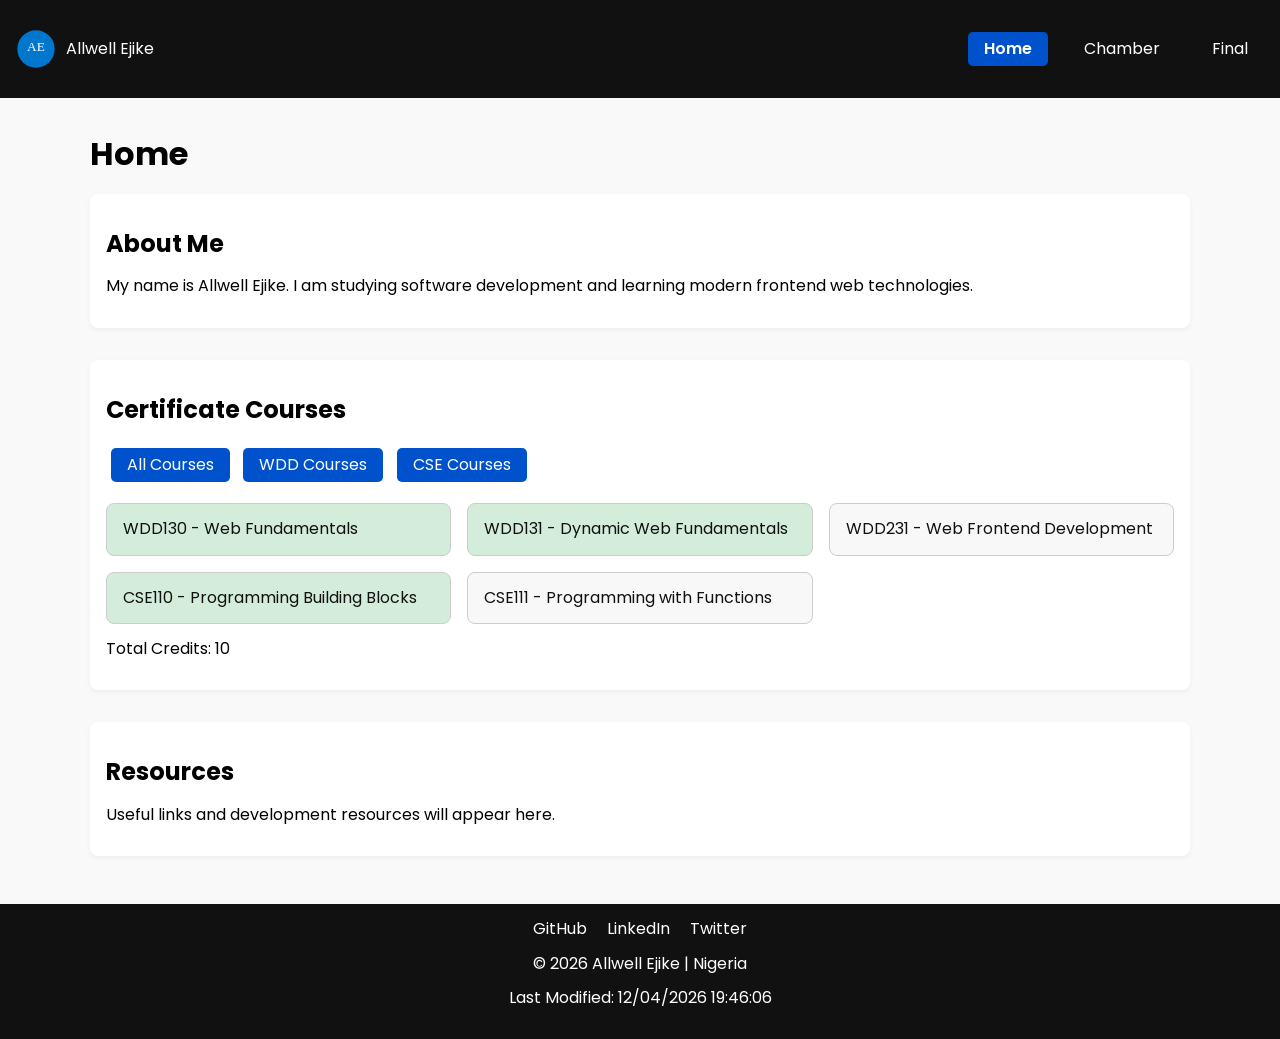
<file: index.html>
<!DOCTYPE html>
<html lang="en">
<head>
<meta charset="UTF-8">
<meta name="author" content="Allwell Ejike">
<meta name="description" content="WDD 231 course home page by Allwell Ejike featuring web development coursework and projects.">
<meta name="viewport" content="width=device-width, initial-scale=1.0">

<title>WDD 231 | Allwell Ejike</title>

<link rel="preconnect" href="https://fonts.googleapis.com">
<link rel="preconnect" href="https://fonts.gstatic.com" crossorigin>
<link href="https://fonts.googleapis.com/css2?family=Poppins:wght@300;500;700&display=swap" rel="stylesheet">

<link rel="stylesheet" href="styles/normalize.css">
<link rel="stylesheet" href="styles/small.css">
<link rel="stylesheet" href="styles/larger.css">

<script src="scripts/navigation.js" defer></script>
<script src="scripts/date.js" defer></script>
<script src="scripts/courses.js" defer></script>

</head>

<body>

<header>
    <div class="logo">
        <img src="images/logo.svg" alt="Allwell Ejike logo">
        <span>Allwell Ejike</span>
    </div>
    <button id="menu">☰</button>
    <nav>
        <ul>
            <li><a href="#" class="active">Home</a></li>
            <li><a href="../chamber/index.html">Chamber</a></li>
            <li><a href="../final/index.html">Final</a></li>
        </ul>
    </nav>
</header>

<main>
    <h1>Home</h1>

    <section>
        <h2>About Me</h2>
        <p>My name is Allwell Ejike. I am studying software development and learning modern frontend web technologies.</p>
    </section>

    <section>
        <h2>Certificate Courses</h2>

        <div class="buttons">
            <button id="all">All Courses</button>
            <button id="wdd">WDD Courses</button>
            <button id="cse">CSE Courses</button>
        </div>

        <div id="courses"></div>
        <p>Total Credits: <span id="credits"></span></p>
    </section>

    <section>
        <h2>Resources</h2>
        <p>Useful links and development resources will appear here.</p>
    </section>
</main>

<footer>
    <div class="social">
        <a href="https://github.com/allwellejike">GitHub</a>
        <a href="https://linkedin.com/in/allwellejike">LinkedIn</a>
        <a href="https://twitter.com/allwell_lfc">Twitter</a>
    </div>

    <p>© <span id="currentyear"></span> Allwell Ejike | Nigeria</p>
    <p id="lastModified"></p>
</footer>

</body>
</html>
</file>
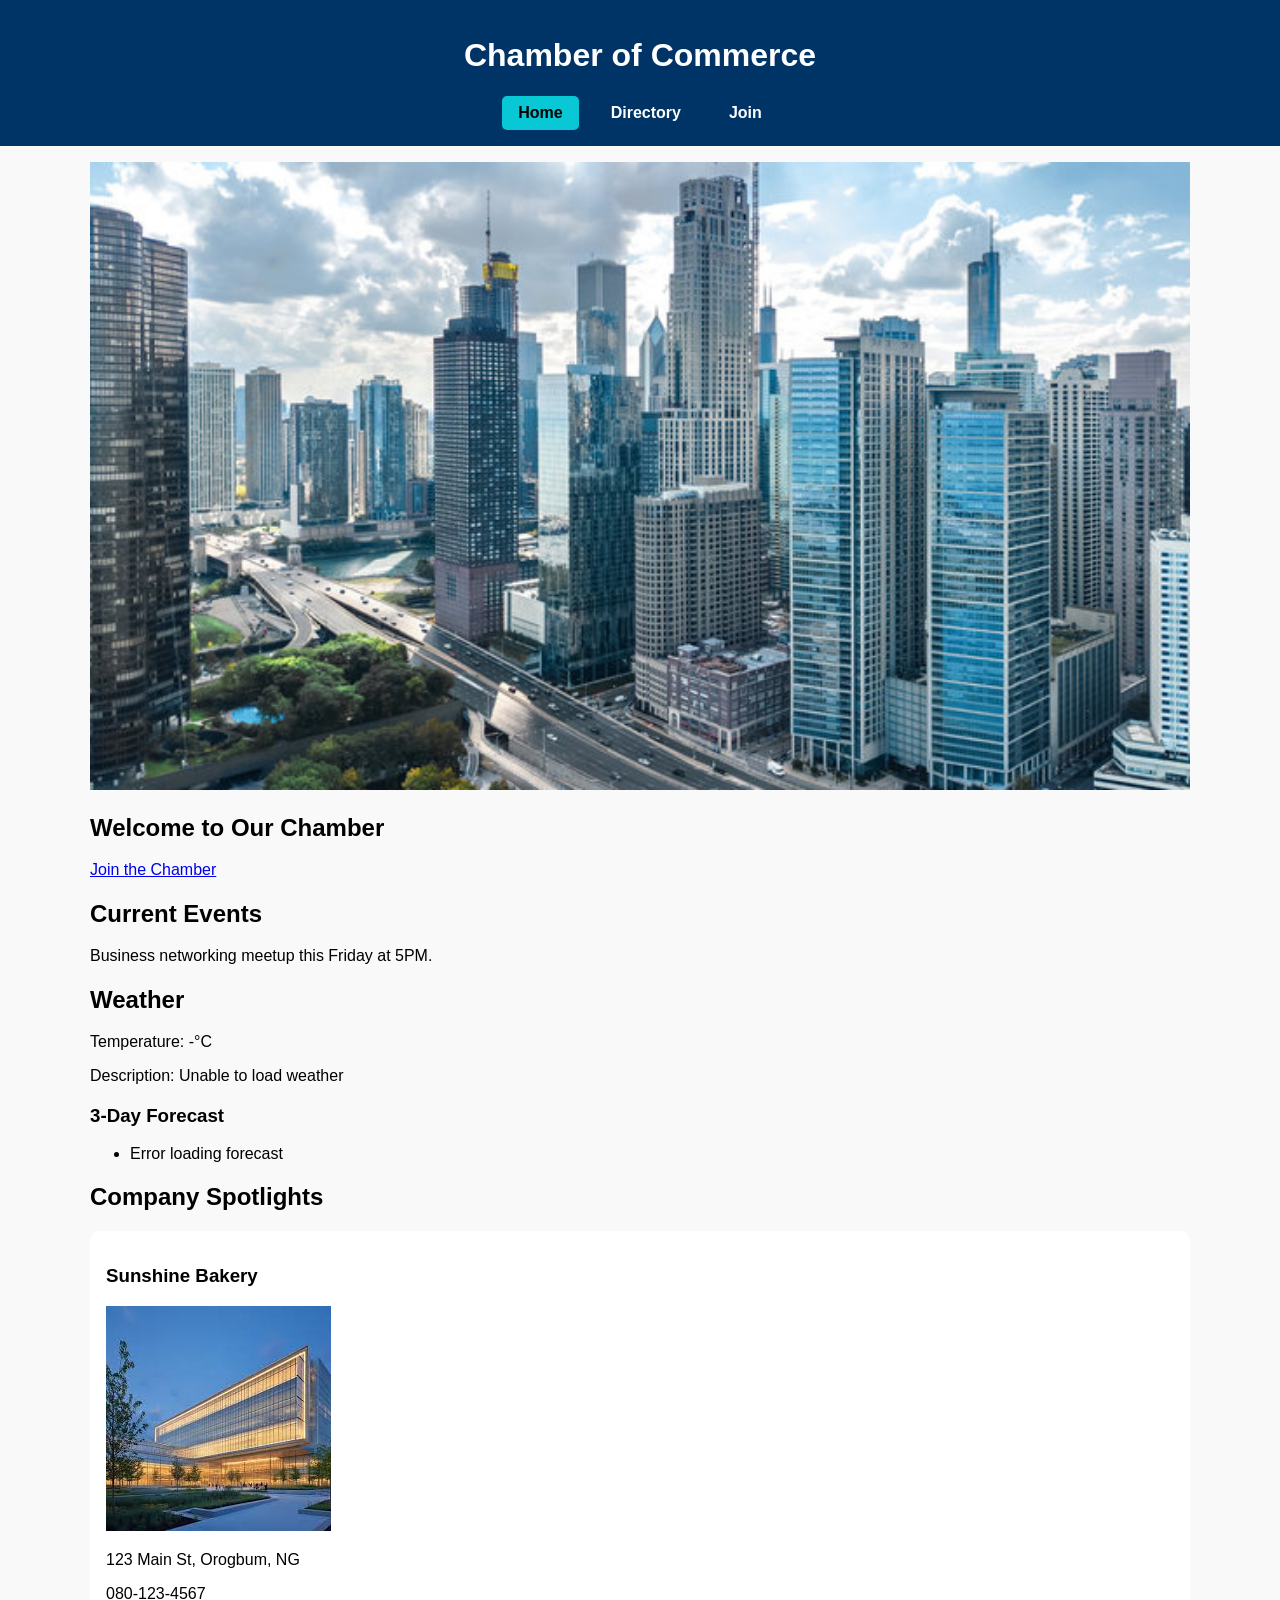
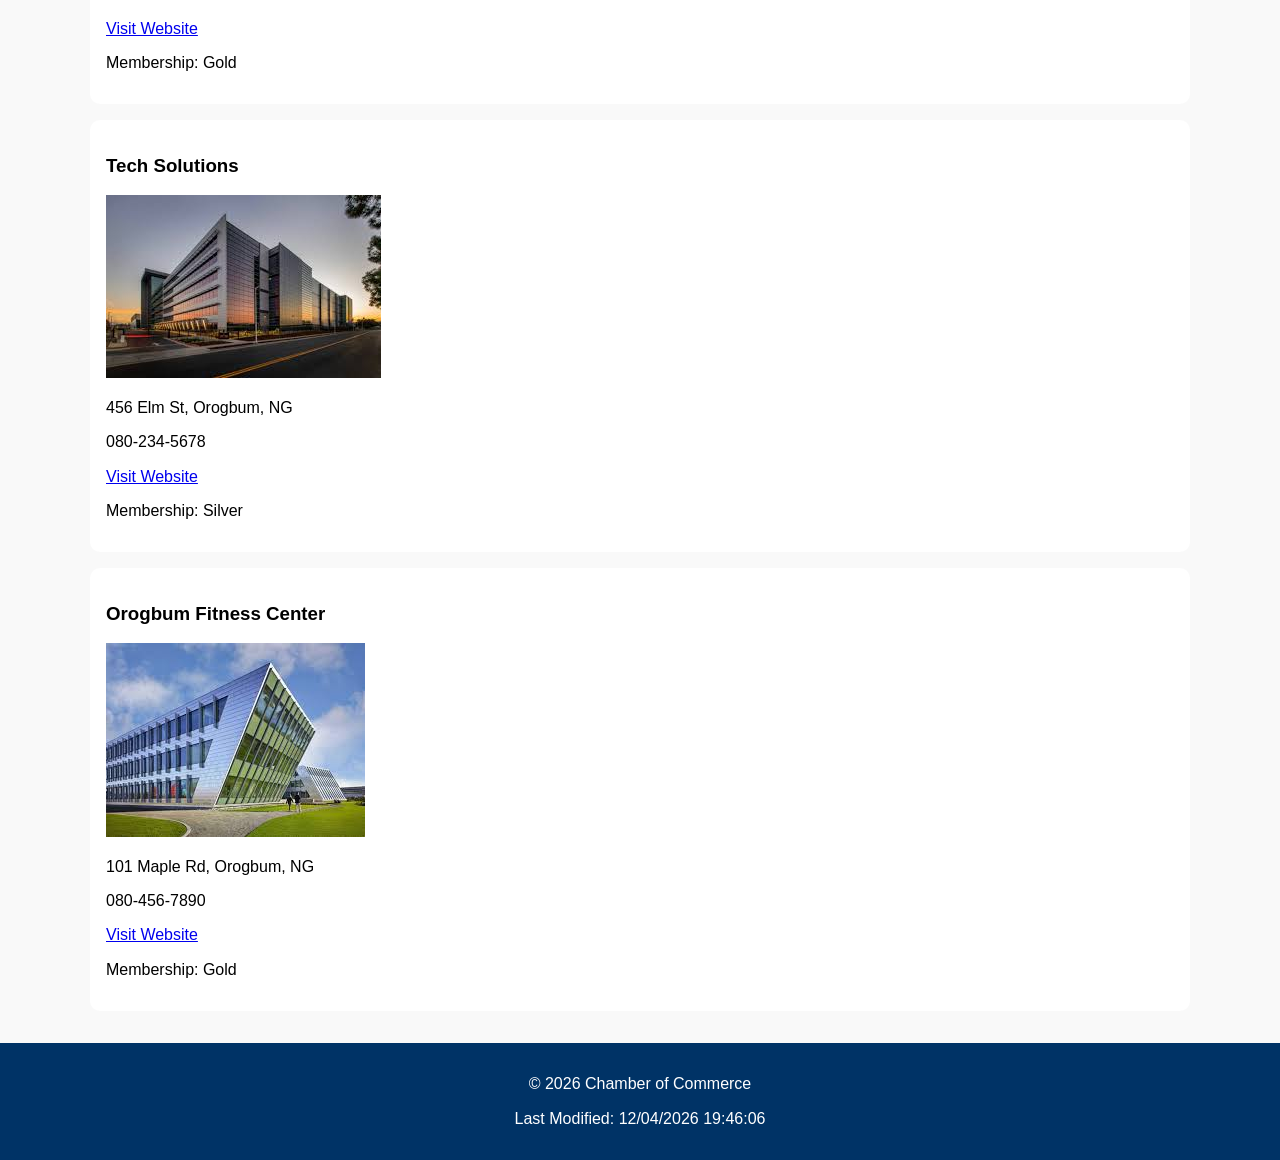
<file: chamber/index.html>
<!DOCTYPE html>
<html lang="en">
<head>
  <meta charset="UTF-8">
  <meta name="viewport" content="width=device-width, initial-scale=1.0">
  
  <!-- SEO Meta Description -->
  <meta name="description" content="Welcome to the Chamber of Commerce website. Connect, grow, and discover local businesses in Orogbum.">
  <meta name="author" content="Allwell Ejike">
  
  <!-- Page Title -->
  <title>Chamber of Commerce | Home</title>

  <!-- Google Fonts (Proper Preconnect) -->
  <link rel="preconnect" href="https://fonts.googleapis.com">
  <link rel="preconnect" href="https://fonts.gstatic.com" crossorigin>
  <link href="https://fonts.googleapis.com/css2?family=Poppins:wght@400;600&display=swap" rel="stylesheet">

  <!-- Stylesheets -->
  <link rel="stylesheet" href="styles/normalize.css">
  <link rel="stylesheet" href="styles/small.css">
  <link rel="stylesheet" href="styles/larger.css">
  <link rel="icon" href="images/favicon.ico">

  <!-- Open Graph Meta Tags -->
  <meta property="og:title" content="Chamber of Commerce | Home">
  <meta property="og:description" content="Discover local businesses, events, and opportunities with the Chamber of Commerce in Orogbum.">
  <meta property="og:url" content="https://allwellejike.github.io/wdd231/chamber/index.html">
  <meta property="og:image" content="https://allwellejike.github.io/wdd231/chamber/images/hero.jpg">
  <meta property="og:type" content="website">

  <script src="scripts/home.js" defer></script>
  <script src="scripts/directory.js" defer></script>
</head>

<body>

    <header>
        <h1>Chamber of Commerce</h1>

        <button id="menuBtn">☰</button>

        <nav id="navMenu">
            <ul>
                <li><a href="index.html" class="active">Home</a></li>
                <li><a href="directory.html">Directory</a></li>
                <li><a href="join.html">Join</a></li>
            </ul>
        </nav>
    </header>

    <main>
    <!-- HERO -->
        <section class="hero">
            <img src="images/hero.jpg" alt="City view">
            <div class="hero-text">
                <h2>Welcome to Our Chamber</h2>
                <a href="join.html" class="cta">Join the Chamber</a>
            </div>
        </section>

  <!-- EVENTS -->
        <section class="events">
            <h2>Current Events</h2>
            <p>Business networking meetup this Friday at 5PM.</p>
        </section>

  <!-- WEATHER -->
        <section class="weather">
            <h2>Weather</h2>
            <p>Temperature: <span id="temp"></span>°C</p>
            <p>Description: <span id="desc"></span></p>
            <h3>3-Day Forecast</h3>
            <ul id="forecast"></ul>
        </section>

  <!-- SPOTLIGHT -->
        <section class="spotlight">
            <h2>Company Spotlights</h2>
            <div id="spotlight-container"></div>
        </section>
    </main>

    <footer>
        <p>&copy; <span id="year"></span> Chamber of Commerce</p>
        <p>Last Modified: <span id="lastModified"></span></p>
    </footer>


</body>
</html>
</file>
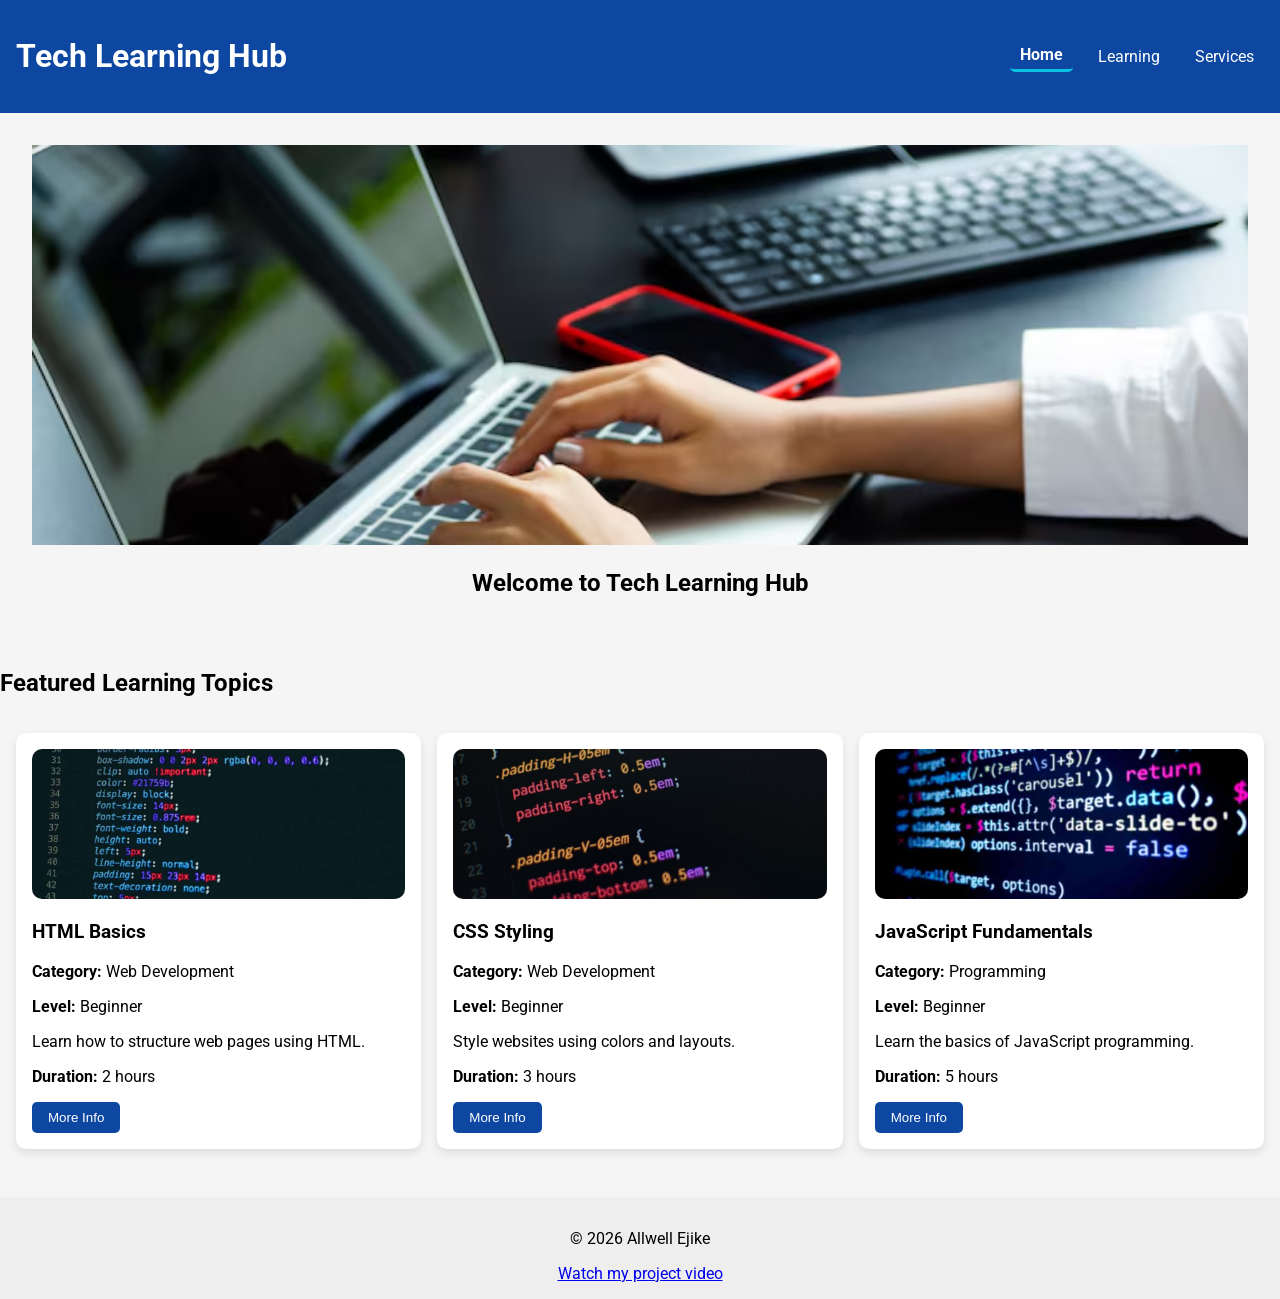
<file: finalproject/index.html>
<!DOCTYPE html>
<html lang="en">

<head>
  <meta charset="UTF-8">

  <meta name="description" content="Tech Learning Hub site plan for tutorials, tech trends, and device repair support.">
  <meta name="author" content="Allwell Ejike">
  <meta name="viewport" content="width=device-width, initial-scale=1.0">

  <title>Tech Learning Hub</title>

 
  <!-- Open Graph for Home -->
  <meta property="og:title" content="Tech Learning Hub - Home">
  <meta property="og:description" content="Learn web development, explore services, and grow your tech skills with Tech Learning Hub.">
  <meta property="og:type" content="website">
  <meta property="og:url" content="https://allwellejike.github.io/wdd231/finalproject/index.html">
  <meta property="og:image" content="https://allwellejike.github.io/wdd231/finalproject/images/og-tech1.jpg">

  <!-- FAVICON (CORRECT PATH) -->
  <link rel="icon" href="images/favicon.ico">

  <!-- FONT -->
  <link rel="preconnect" href="https://fonts.googleapis.com">
  <link rel="preconnect" href="https://fonts.gstatic.com" crossorigin>
  <link href="https://fonts.googleapis.com/css2?family=Roboto:wght@400;700&display=swap" rel="stylesheet">

  <link rel="stylesheet" href="styles/main.css">
  <link rel="stylesheet" href="styles/responsive.css">

  <script type="module" src="scripts/main.js"></script>
  
</head>

<body>

<header>
  <h1>Tech Learning Hub</h1>

  <button id="menu">☰</button>

  <nav id="nav">
    <a href="index.html">Home</a>
    <a href="learning.html">Learning</a>
    <a href="services.html">Services</a>
  </nav>
</header>

<main>

  <section class="hero">
    <img src="images/tech11.jpg" alt="Web development workspace with laptop and code editor">
    <h2>Welcome to Tech Learning Hub</h2>
  </section>

  <section>
    <h2>Featured Learning Topics</h2>
    <div id="tech-container"></div>
  </section>

</main>

<footer>
  <p>© 2026 Allwell Ejike</p>

    <a href="https://www.loom.com/share/6c0c37f2e41d43638f4e0b1a5f8bef81" target="_blank">
    Watch my project video
</footer>

<dialog id="modal">
  <p id="modal-text"></p>
  <button id="closeModal">Close</button>
</dialog>

</body>
</html>
</file>
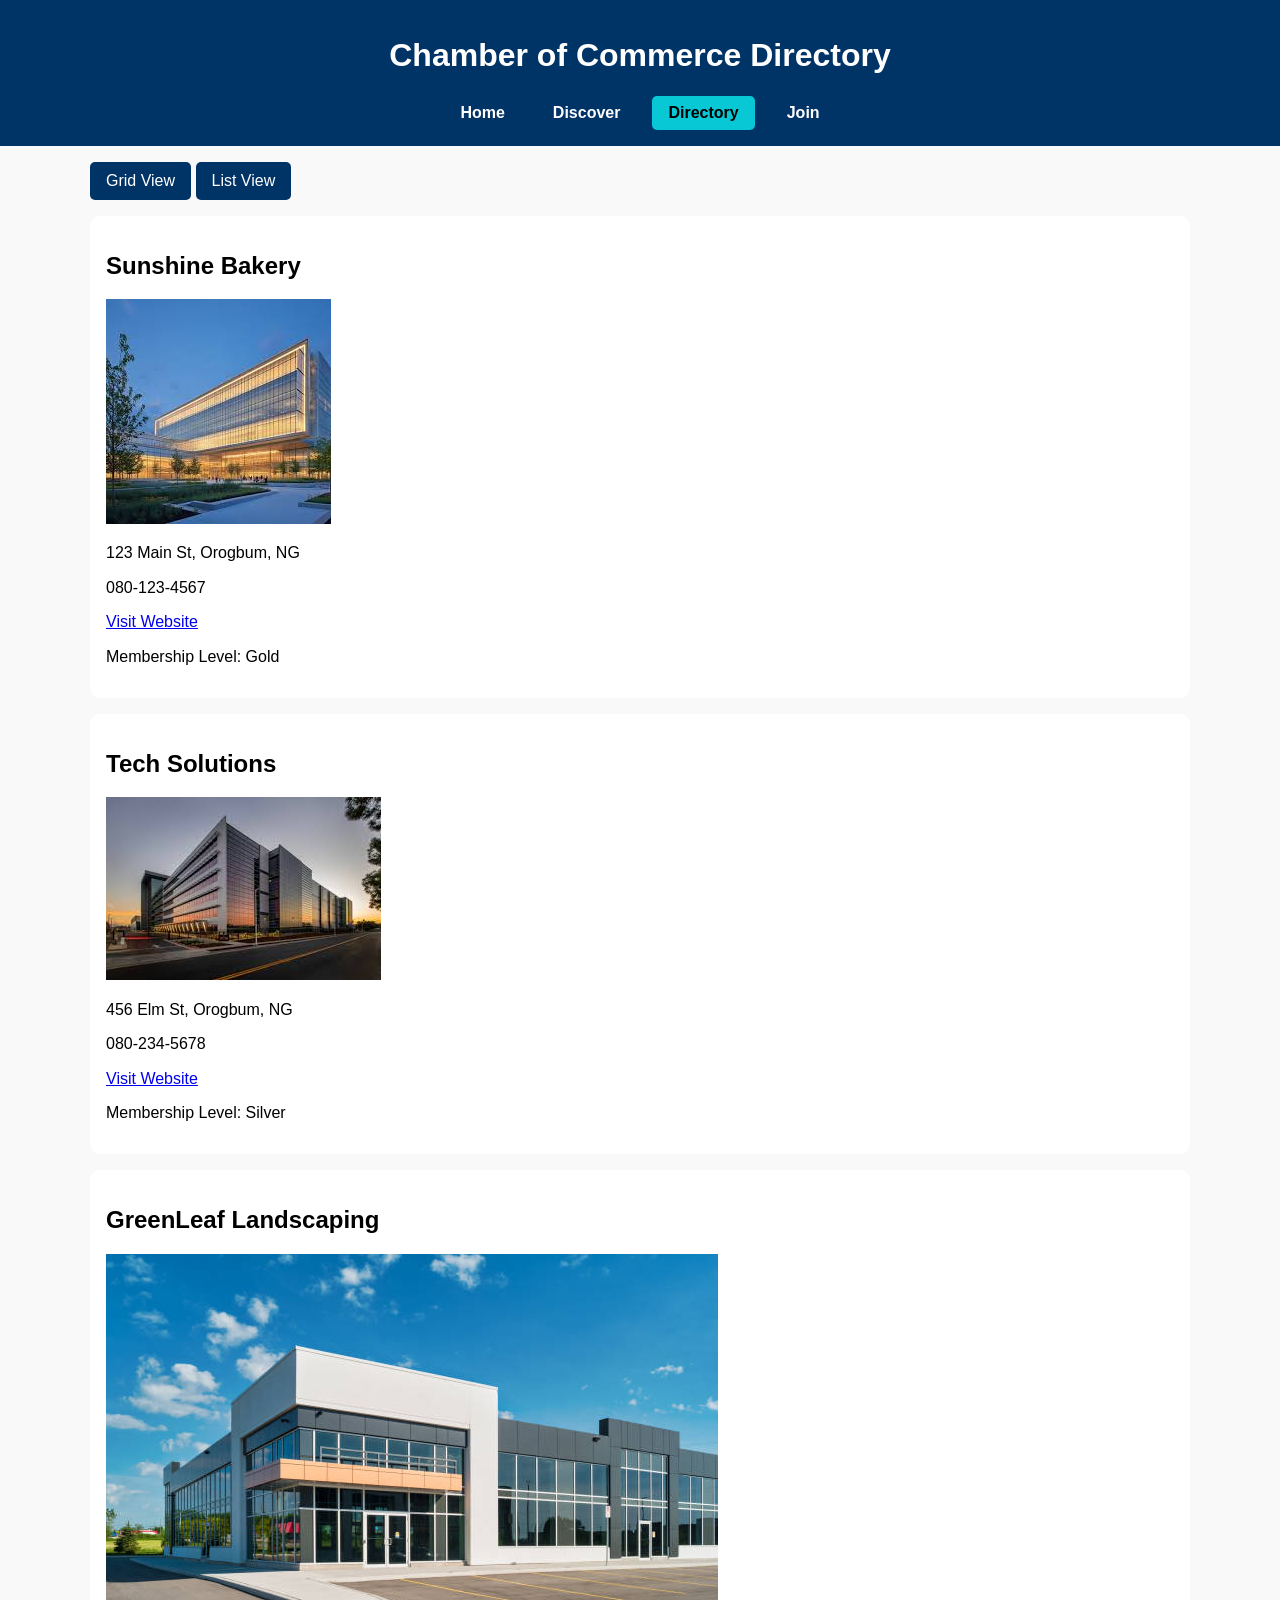
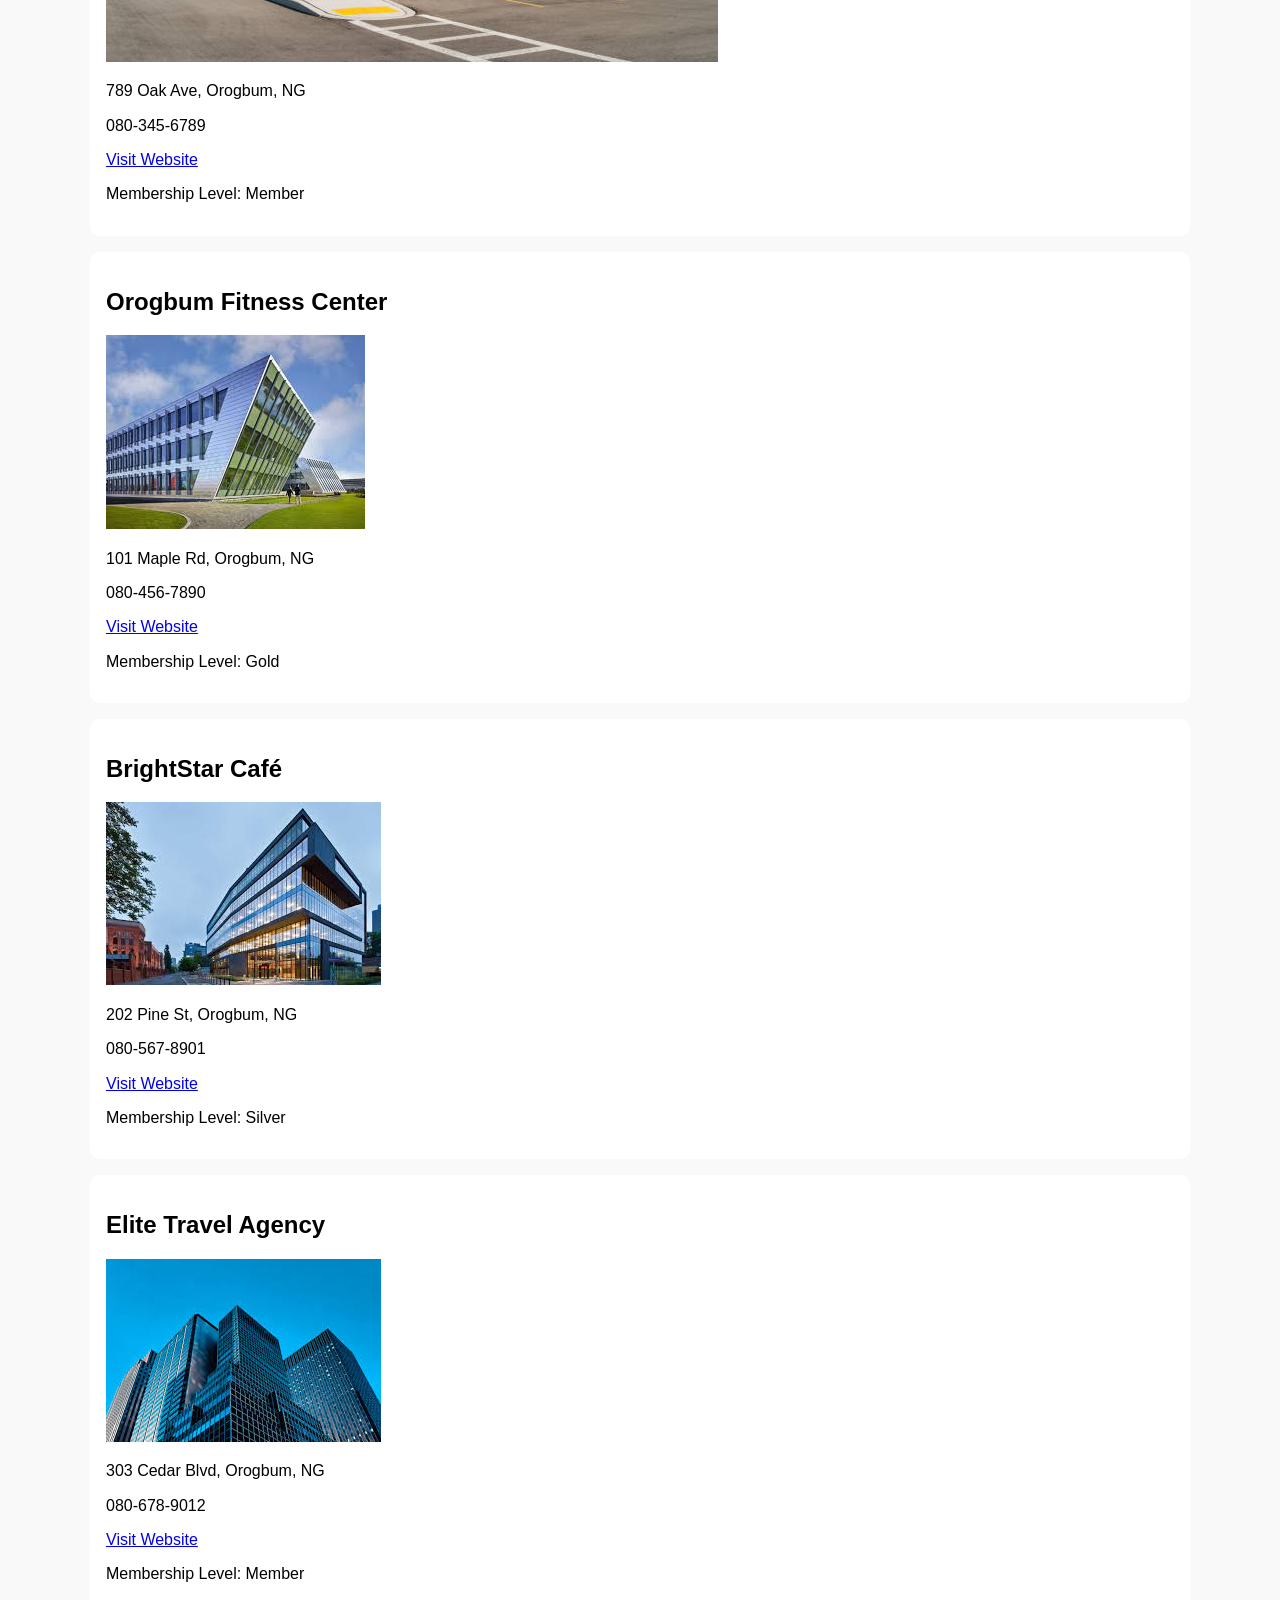
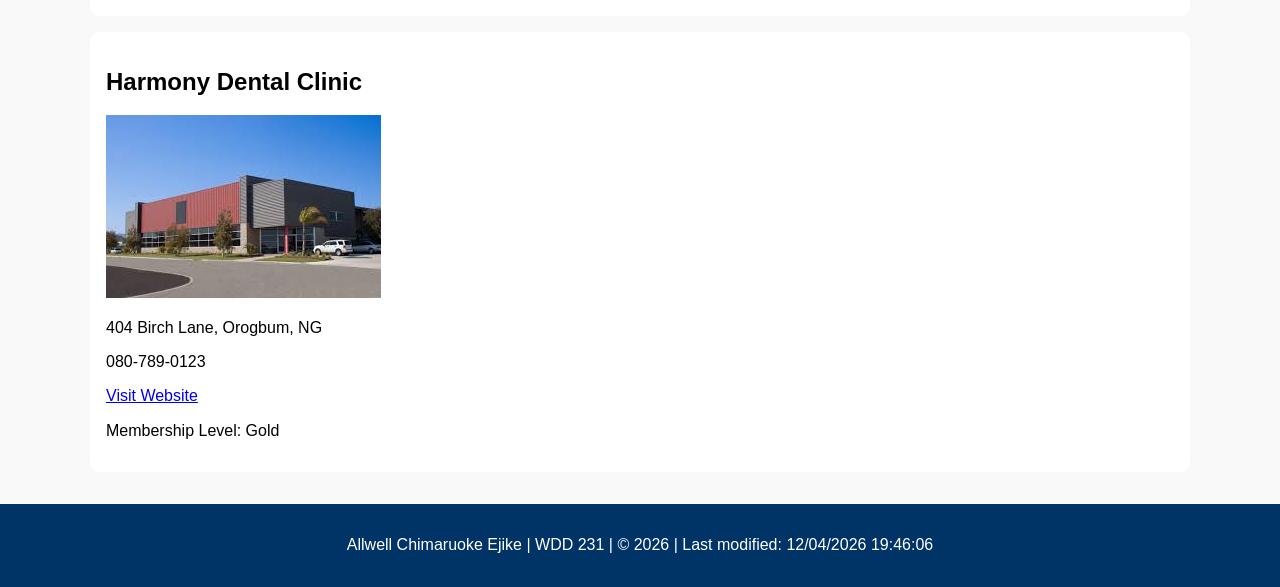
<file: chamber/directory.html>
<!DOCTYPE html>
<html lang="en">
<head>
    <meta charset="UTF-8">
    <meta name="viewport" content="width=device-width, initial-scale=1.0">
    <title>Chamber Directory | Orogbum</title>
    <meta name="description" content="Directory of chamber of commerce members in Orogbum. Find local businesses and organizations.">
    <meta name="author" content="Allwell Chimaruoke Ejike">

    <!-- Favicon -->
    <link rel="icon" href="images/favicon.ico">

    <!-- Social Media Meta -->
    <meta property="og:title" content="Chamber Directory | Orogbum">
    <meta property="og:description" content="Directory of chamber of commerce members in Orogbum. Find local businesses and organizations.">
    <meta property="og:image" content="https://allwellejike.github.io/wdd231/chamber/images/logo.svg">
    <meta property="og:url" content="https://allwellejike.github.io/wdd231/chamber/directory.html">

    <!-- Google Fonts -->
    <link rel="preconnect" href="https://fonts.googleapis.com">
    <link rel="preconnect" href="https://fonts.gstatic.com" crossorigin>
    <link href="https://fonts.googleapis.com/css2?family=Roboto:wght@400;700&display=swap" rel="stylesheet">

    <!-- CSS -->
    <link rel="stylesheet" href="styles/normalize.css">
    <link rel="stylesheet" href="styles/small.css">
    <link rel="stylesheet" href="styles/larger.css">

    <!-- JS -->
    <script src="scripts/directory.js" defer></script>
</head>
<body>
    <header>
        <h1>Chamber of Commerce Directory</h1>
        <button id="menuBtn">☰</button>
        <nav id="navMenu">
            <ul>
                <li><a href="index.html">Home</a></li>
                <li><a href="discover.html">Discover</a></li>
                <li><a href="directory.html" class="active">Directory</a></li>
                <li><a href="join.html">Join</a></li>
            </ul>
        </nav>
    </header>

    <main>
        <section>
            <button id="gridBtn">Grid View</button>
            <button id="listBtn">List View</button>
        </section>
        <div id="members" class="grid"></div>
    </main>

    <footer>
        <p>
            Allwell Chimaruoke Ejike | WDD 231 | &copy; <span id="year"></span> | Last modified: <span id="lastModified"></span>
        </p>
    </footer>
</body>
</html>
</file>
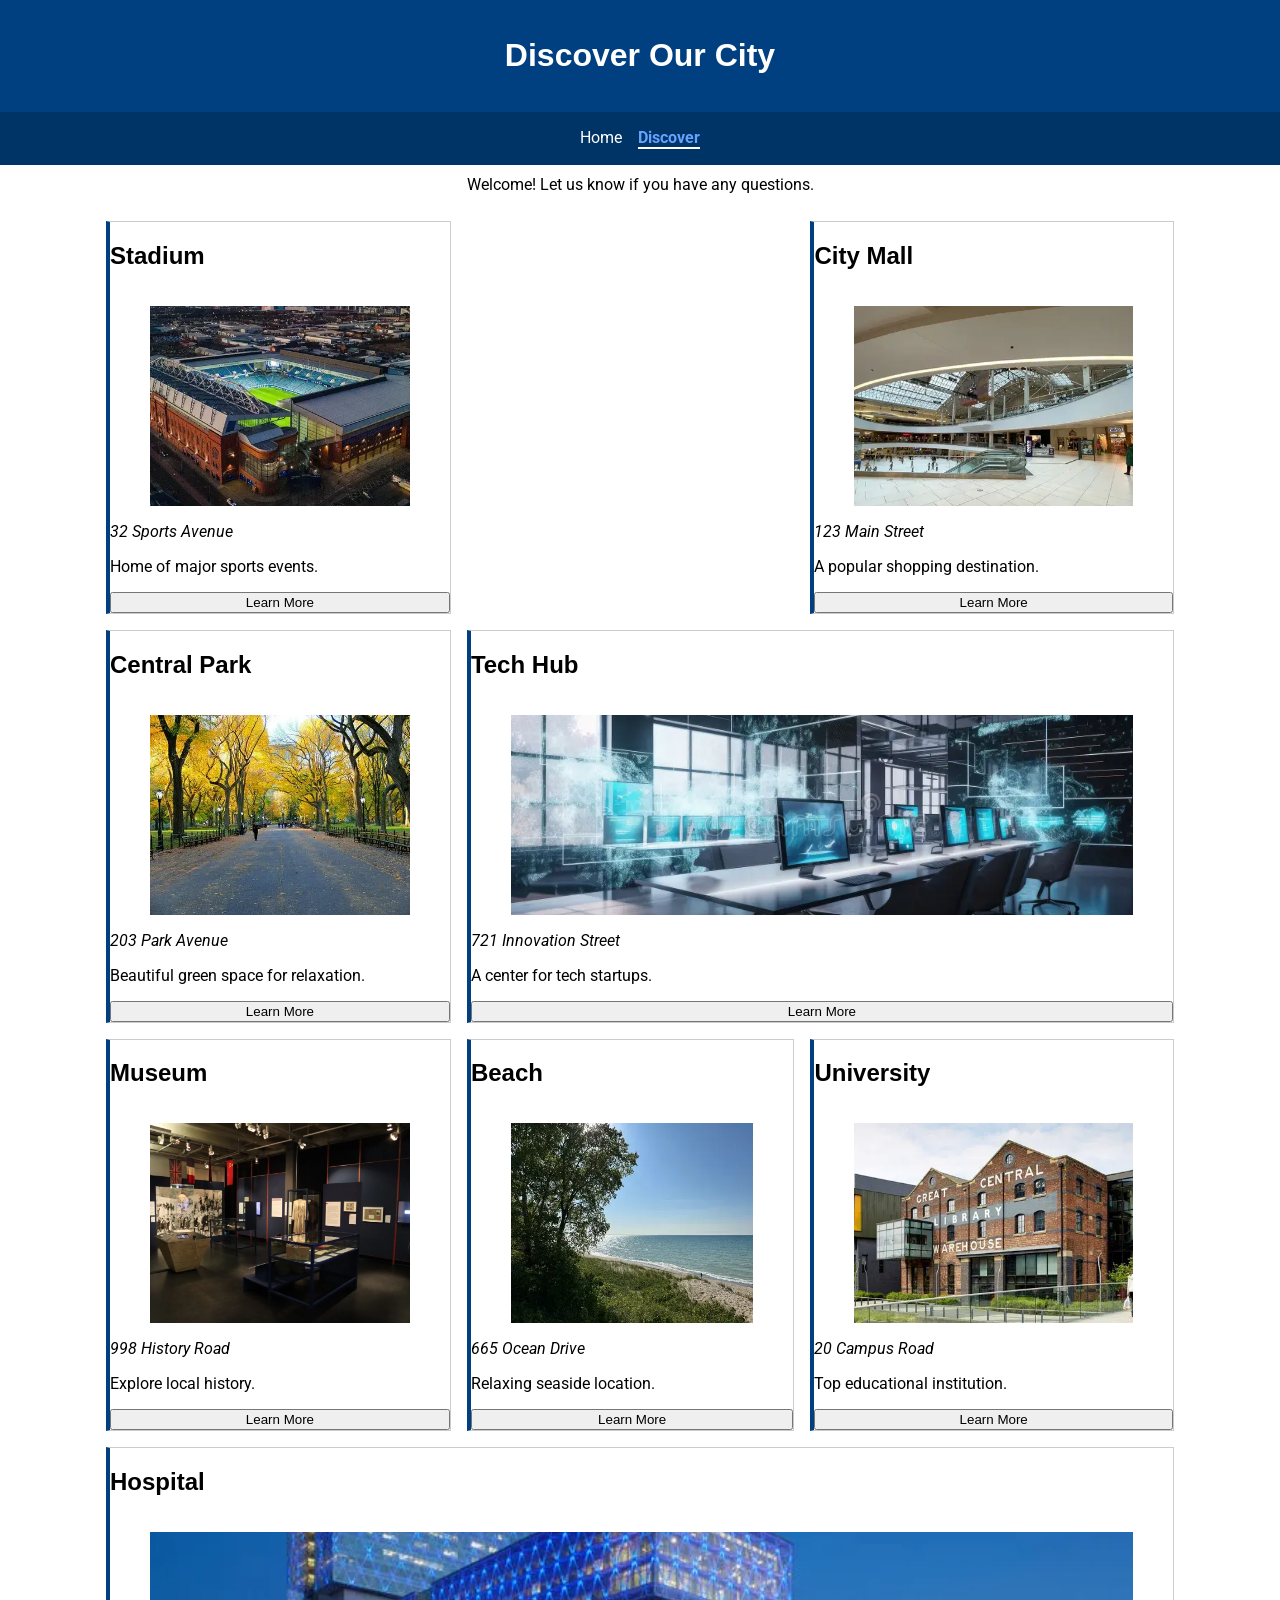
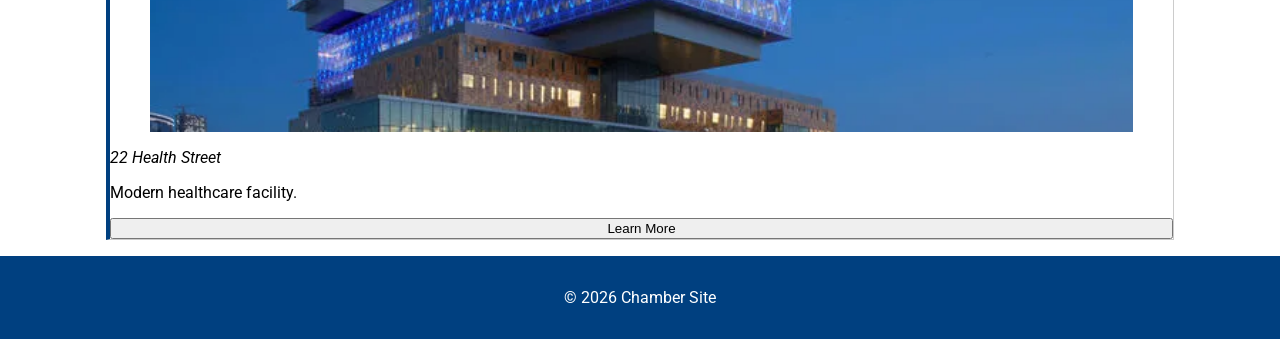
<file: chamber/discover.html>
<!DOCTYPE html>
<html lang="en">
<head>
  <meta charset="UTF-8">
  <meta name="viewport" content="width=device-width, initial-scale=1.0">

  <!-- SEO META -->
  <meta name="author" content="Allwell Ejike">
  <meta name="description" content="Discover key locations, attractions, and opportunities in our chamber community, including parks, businesses, and cultural landmarks.">

  <title>Discover - Chamber</title>

  <!-- GOOGLE FONTS -->
  <!-- GOOGLE FONTS -->
  <link rel="preconnect" href="https://fonts.googleapis.com">
  <link rel="preconnect" href="https://fonts.gstatic.com" crossorigin>
  <link href="https://fonts.googleapis.com/css2?family=Roboto:wght@400;700&display=swap" rel="stylesheet">

  <!-- FAVICON -->
  <link rel="icon" href="images/favicon.ico">

  <!-- OPEN GRAPH META -->
  <meta property="og:title" content="Discover - Chamber of Commerce">
  <meta property="og:description" content="Explore key locations, attractions, and opportunities in our chamber community including parks, businesses, and cultural landmarks.">
  <meta property="og:type" content="website">
  <meta property="og:url" content="https://allwellejike.github.io/wdd231/chamber/discover.html">
  <meta property="og:image" content="https://allwellejike.github.io/wdd231/images/chamber.jpg">

  <!-- STYLES -->
  <link rel="stylesheet" href="styles/base.css">
  <link rel="stylesheet" href="styles/medium.css">

  <!-- SCRIPT -->
  <script type="module" src="scripts/discover.js"></script>
  <script src="scripts/main.js" defer></script>
</head>

<body>

<header>
  <h1>Discover Our City</h1>
  <button id="hamburger">☰</button>
</header>

<nav id="nav">
  <a href="index.html">Home</a>
  <a href="discover.html" class="active">Discover</a>
</nav>

<main>

  <!-- VISITOR MESSAGE -->
  <div id="visit-message"></div>

  <!-- GRID CONTAINER -->
 <section class="grid-container" id="cards">
  <h2 class="visually-hidden">Discover Places</h2>
 </section>

</main>

<footer>
  <p>&copy; 2026 Chamber Site</p>
</footer>


</body>
</html>
</file>
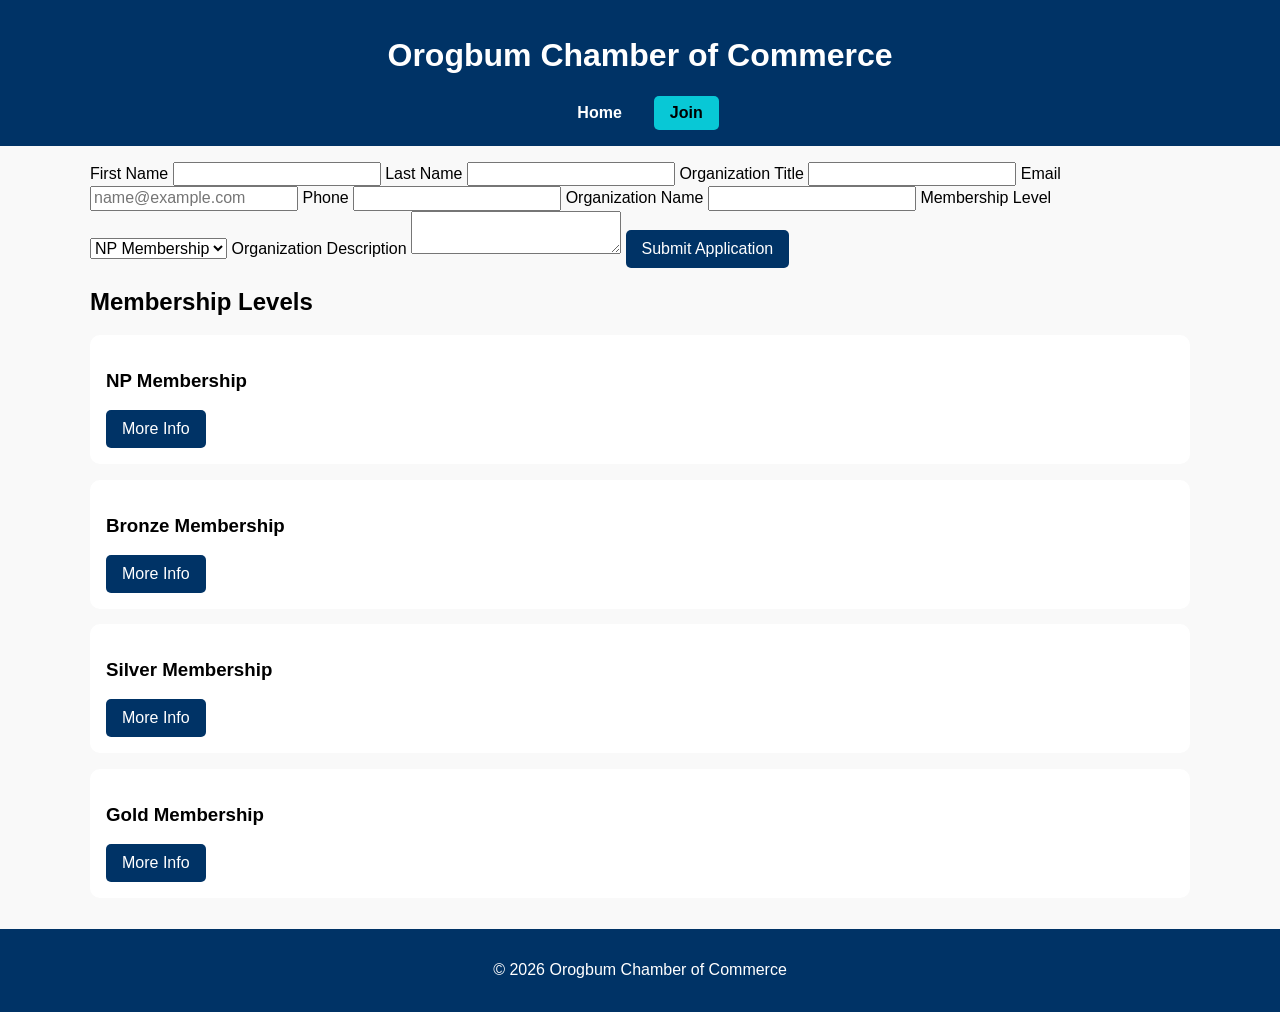
<file: chamber/join.html>
<!DOCTYPE html> 
<html lang="en">
<head>
  <meta charset="UTF-8">
  <meta name="viewport" content="width=device-width, initial-scale=1.0">

  <meta name="author" content="Allwell Ejike">
  <meta name="description" content="Join the Orogbum Chamber of Commerce by applying for NP, Bronze, Silver, or Gold membership.">

  <!-- OPEN GRAPH -->
  <meta property="og:title" content="Join the Orogbum Chamber of Commerce">
  <meta property="og:description" content="Apply for NP, Bronze, Silver, or Gold membership and grow your business with the Orogbum Chamber.">
  <meta property="og:image" content="https://allwellejike.github.io/wdd231/images/chamber.jpg">
  <meta property="og:url" content="https://allwellejike.github.io/wdd231/chamber/join.html">

  <title>Join the Orogbum Chamber of Commerce</title>

  <link rel="preconnect" href="https://fonts.googleapis.com">
  <link rel="preconnect" href="https://fonts.gstatic.com" crossorigin>
  <link href="https://fonts.googleapis.com/css2?family=Roboto:wght@400;700&display=swap" rel="stylesheet">

  <link rel="icon" href="images/favicon.ico">

  <link rel="stylesheet" href="styles/normalize.css">
  <link rel="stylesheet" href="styles/small.css">
  <link rel="stylesheet" href="styles/larger.css">

  <script defer src="scripts/join.js"></script>
</head>

<body>

<header>
  <h1>Orogbum Chamber of Commerce</h1>

  <button id="menuBtn">☰</button>

  <nav id="navMenu">
    <ul>
      <li><a href="index.html">Home</a></li>
      <li><a href="join.html" class="active">Join</a></li>
    </ul>
  </nav>
</header>

<main>

  <form method="get" action="thankyou.html">

    <label for="first">First Name
      <input id="first" type="text" name="first" autocomplete="given-name" required>
    </label>

    <label for="last">Last Name
      <input id="last" type="text" name="last" autocomplete="family-name" required>
    </label>

    <label for="orgTitle">Organization Title
      <input id="orgTitle" type="text" name="orgTitle"
        autocomplete="organization-title"
        pattern="[A-Za-z0-9\s\-]{7,60}" required>
    </label>

    <label for="email">Email
      <input id="email" type="email" name="email" placeholder="name@example.com" required>
    </label>

    <label for="phone">Phone
      <input id="phone" type="tel" name="phone" autocomplete="tel" required>
    </label>

    <label for="organization">Organization Name
      <input id="organization" type="text" name="organization" required>
    </label>

    <label for="membership">Membership Level
      <select id="membership" name="membership" required>
        <option value="np">NP Membership</option>
        <option value="bronze">Bronze</option>
        <option value="silver">Silver</option>
        <option value="gold">Gold</option>
      </select>
    </label>

    <label for="description">Organization Description
      <textarea id="description" name="description"></textarea>
    </label>

    <input type="hidden" id="timestamp" name="timestamp">

    <button type="submit">Submit Application</button>
  </form>

  <section>
    <h2>Membership Levels</h2>

    <div class="membership-card">
      <h3>NP Membership</h3>
      <button id="npBtn">More Info</button>
    </div>

    <div class="membership-card">
      <h3>Bronze Membership</h3>
      <button id="bronzeBtn">More Info</button>
    </div>

    <div class="membership-card">
      <h3>Silver Membership</h3>
      <button id="silverBtn">More Info</button>
    </div>

    <div class="membership-card">
      <h3>Gold Membership</h3>
      <button id="goldBtn">More Info</button>
    </div>
  </section>

  <!-- MODALS -->
  <dialog id="npModal">
    <p>NP Membership: Free for non-profits.</p>
    <button class="close">Close</button>
  </dialog>

  <dialog id="bronzeModal">
    <p>Bronze Membership: Basic benefits.</p>
    <button class="close">Close</button>
  </dialog>

  <dialog id="silverModal">
    <p>Silver Membership: Discounts + events.</p>
    <button class="close">Close</button>
  </dialog>

  <dialog id="goldModal">
    <p>Gold Membership: Premium visibility.</p>
    <button class="close">Close</button>
  </dialog>

</main>

<footer>
  <p>&copy; 2026 Orogbum Chamber of Commerce</p>
</footer>

</body>
</html>
</file>
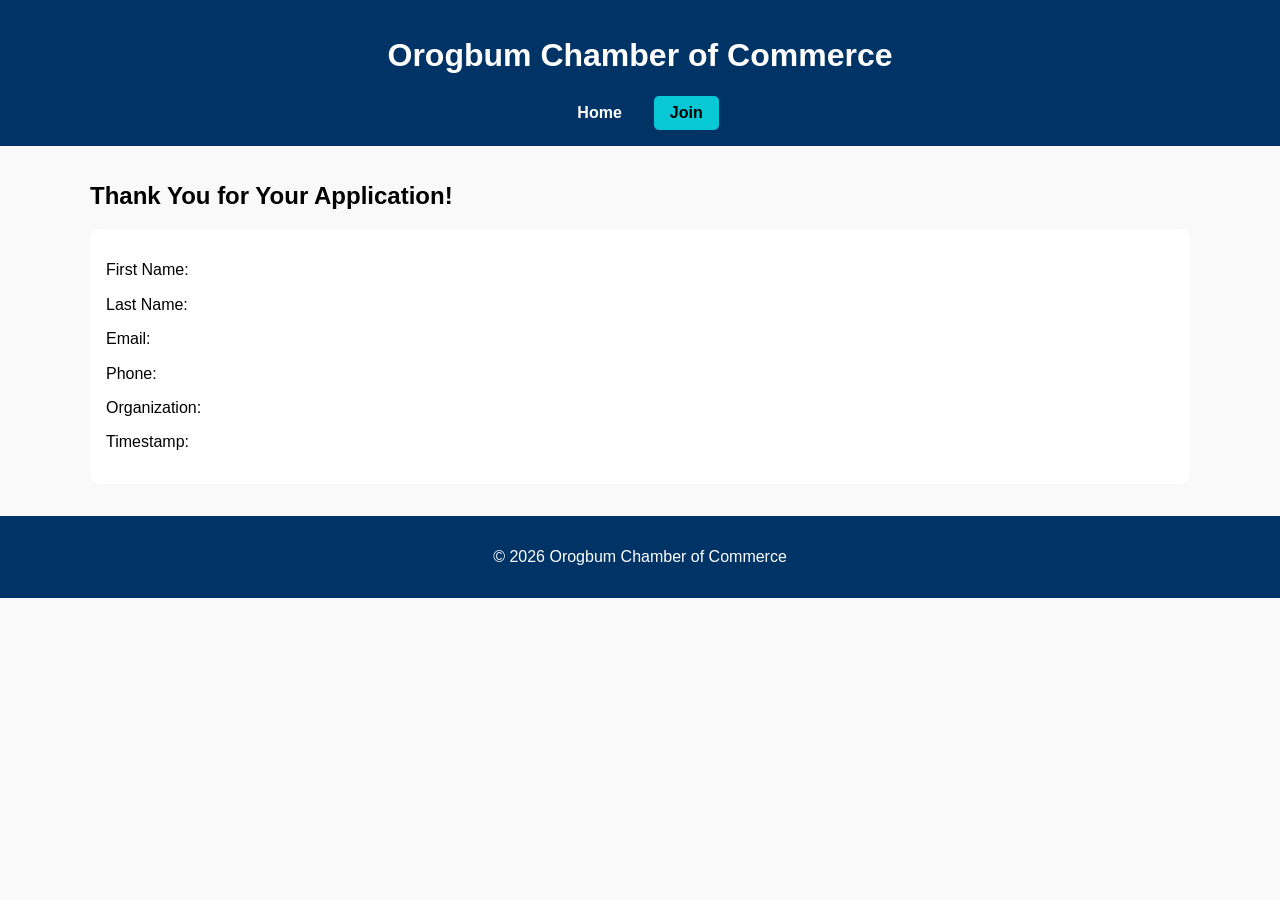
<file: chamber/thankyou.html>
<!DOCTYPE html>
<html lang="en">
<head>
  <meta charset="UTF-8">
  <meta name="viewport" content="width=device-width, initial-scale=1.0">

  <meta name="author" content="Allwell Ejike">
  <meta name="description" content="Thank you page for Orogbum Chamber membership application">

  <title>Thank You</title>

  <link rel="icon" href="images/favicon.ico">

  <link rel="stylesheet" href="styles/normalize.css">
  <link rel="stylesheet" href="styles/small.css">
  <link rel="stylesheet" href="styles/larger.css">
</head>

<body>

<header>
  <h1>Orogbum Chamber of Commerce</h1>

  <button id="menuBtn">☰</button>

  <nav id="navMenu">
    <ul>
      <li><a href="index.html">Home</a></li>
      <li><a href="join.html" class="active">Join</a></li>
    </ul>
  </nav>
</header>

<main>

  <h2>Thank You for Your Application!</h2>

  <section class="card">

    <p>First Name: <span id="first"></span></p>
    <p>Last Name: <span id="last"></span></p>
    <p>Email: <span id="email"></span></p>
    <p>Phone: <span id="phone"></span></p>
    <p>Organization: <span id="organization"></span></p>
    <p>Timestamp: <span id="timestamp"></span></p>

  </section>

</main>

<footer>
  <p>&copy; 2026 Orogbum Chamber of Commerce</p>
</footer>

<script>
  const params = new URLSearchParams(window.location.search);

  document.getElementById("first").textContent = params.get("first") || "";
  document.getElementById("last").textContent = params.get("last") || "";
  document.getElementById("email").textContent = params.get("email") || "";
  document.getElementById("phone").textContent = params.get("phone") || "";
  document.getElementById("organization").textContent = params.get("organization") || "";
  document.getElementById("timestamp").textContent = params.get("timestamp") || "";
</script>

</body>
</html>
</file>
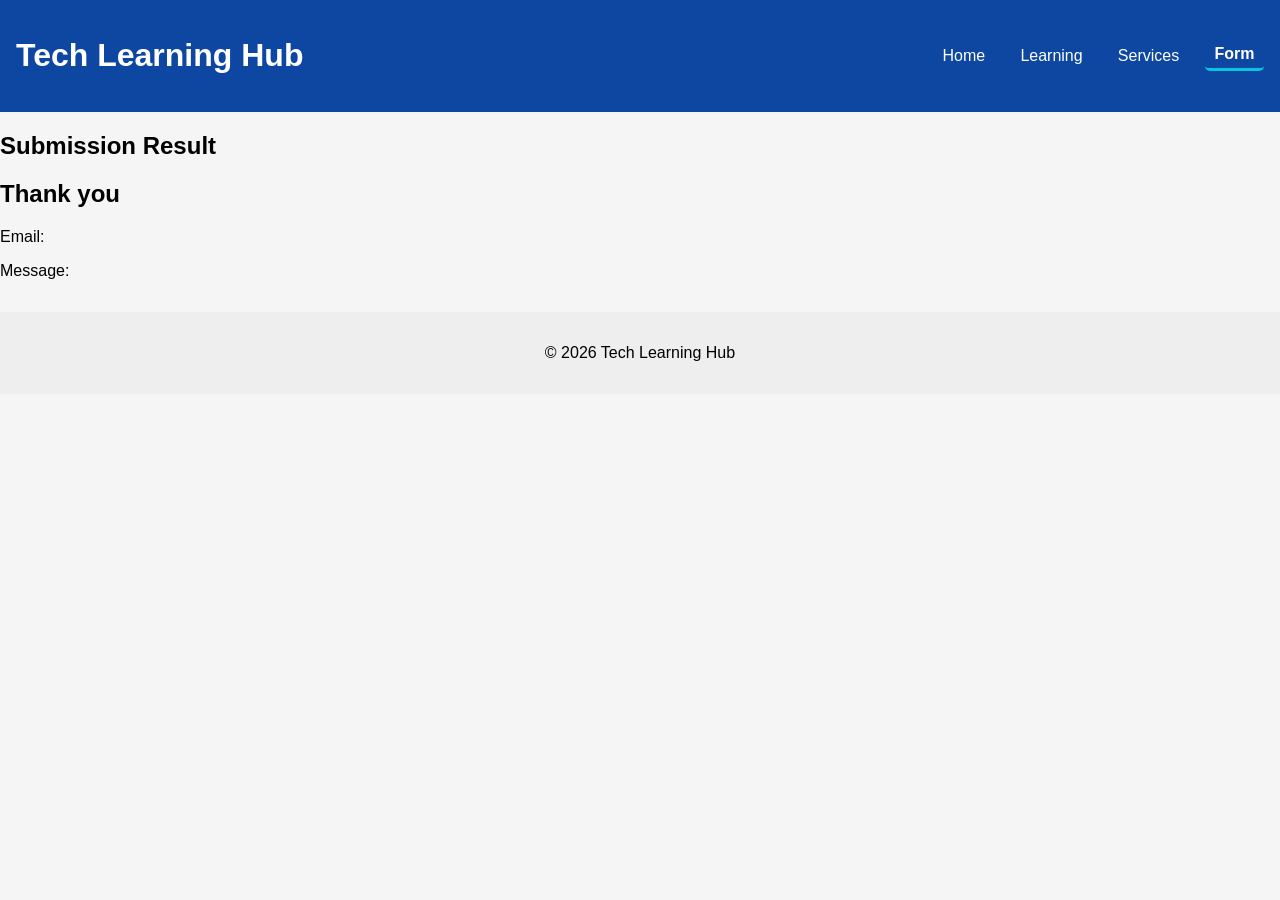
<file: finalproject/form.html>
<!DOCTYPE html>
<html lang="en">

<head>
  <meta charset="UTF-8">
  <meta name="viewport" content="width=device-width, initial-scale=1.0">

  <meta name="author" content="Allwell Ejike">
  <meta name="description" content="Form submission result page showing user input confirmation.">

  <title>Form Result</title>

  <link rel="icon" href="images/favicon.ico">
  <link rel="stylesheet" href="styles/main.css">
  <link rel="stylesheet" href="styles/responsive.css">

  <script type="module" src="scripts/main.js" defer></script>
</head>

<body>

<header>
  <h1>Tech Learning Hub</h1>

  <!-- HAMBURGER -->
  <button id="menu" aria-label="Toggle Navigation">☰</button>

  <!-- NAV -->
  <nav>
    <a href="index.html">Home</a>
    <a href="learning.html">Learning</a>
    <a href="services.html">Services</a>
    <a href="form.html">Form</a>
  </nav>
</header>

<main>

  <h2>Submission Result</h2>

  <section id="result">
    <h2 id="thankyou"></h2>
    <p>Email: <span id="email"></span></p>
    <p>Message: <span id="message"></span></p>
  </section>

</main>

<footer>
  <p>&copy; 2026 Tech Learning Hub</p>
</footer>

<script>
document.addEventListener("DOMContentLoaded", () => {

  const params = new URLSearchParams(window.location.search);

  // FORM DATA
  document.getElementById("thankyou").textContent =
    `Thank you ${params.get("name") || ""}`;

  document.getElementById("email").textContent =
    params.get("email") || "";

  document.getElementById("message").textContent =
    params.get("message") || "";

  // ACTIVE NAV
  const links = document.querySelectorAll("nav a");
  const currentPage = window.location.href;

  links.forEach(link => {
    if (currentPage.includes(link.getAttribute("href"))) {
      link.classList.add("active");
    }
  });

  // HAMBURGER
  const menuBtn = document.getElementById("menu");
  const nav = document.querySelector("nav");

  menuBtn.addEventListener("click", () => {
    nav.classList.toggle("open");
  });

});
</script>

</body>
</html>
</file>
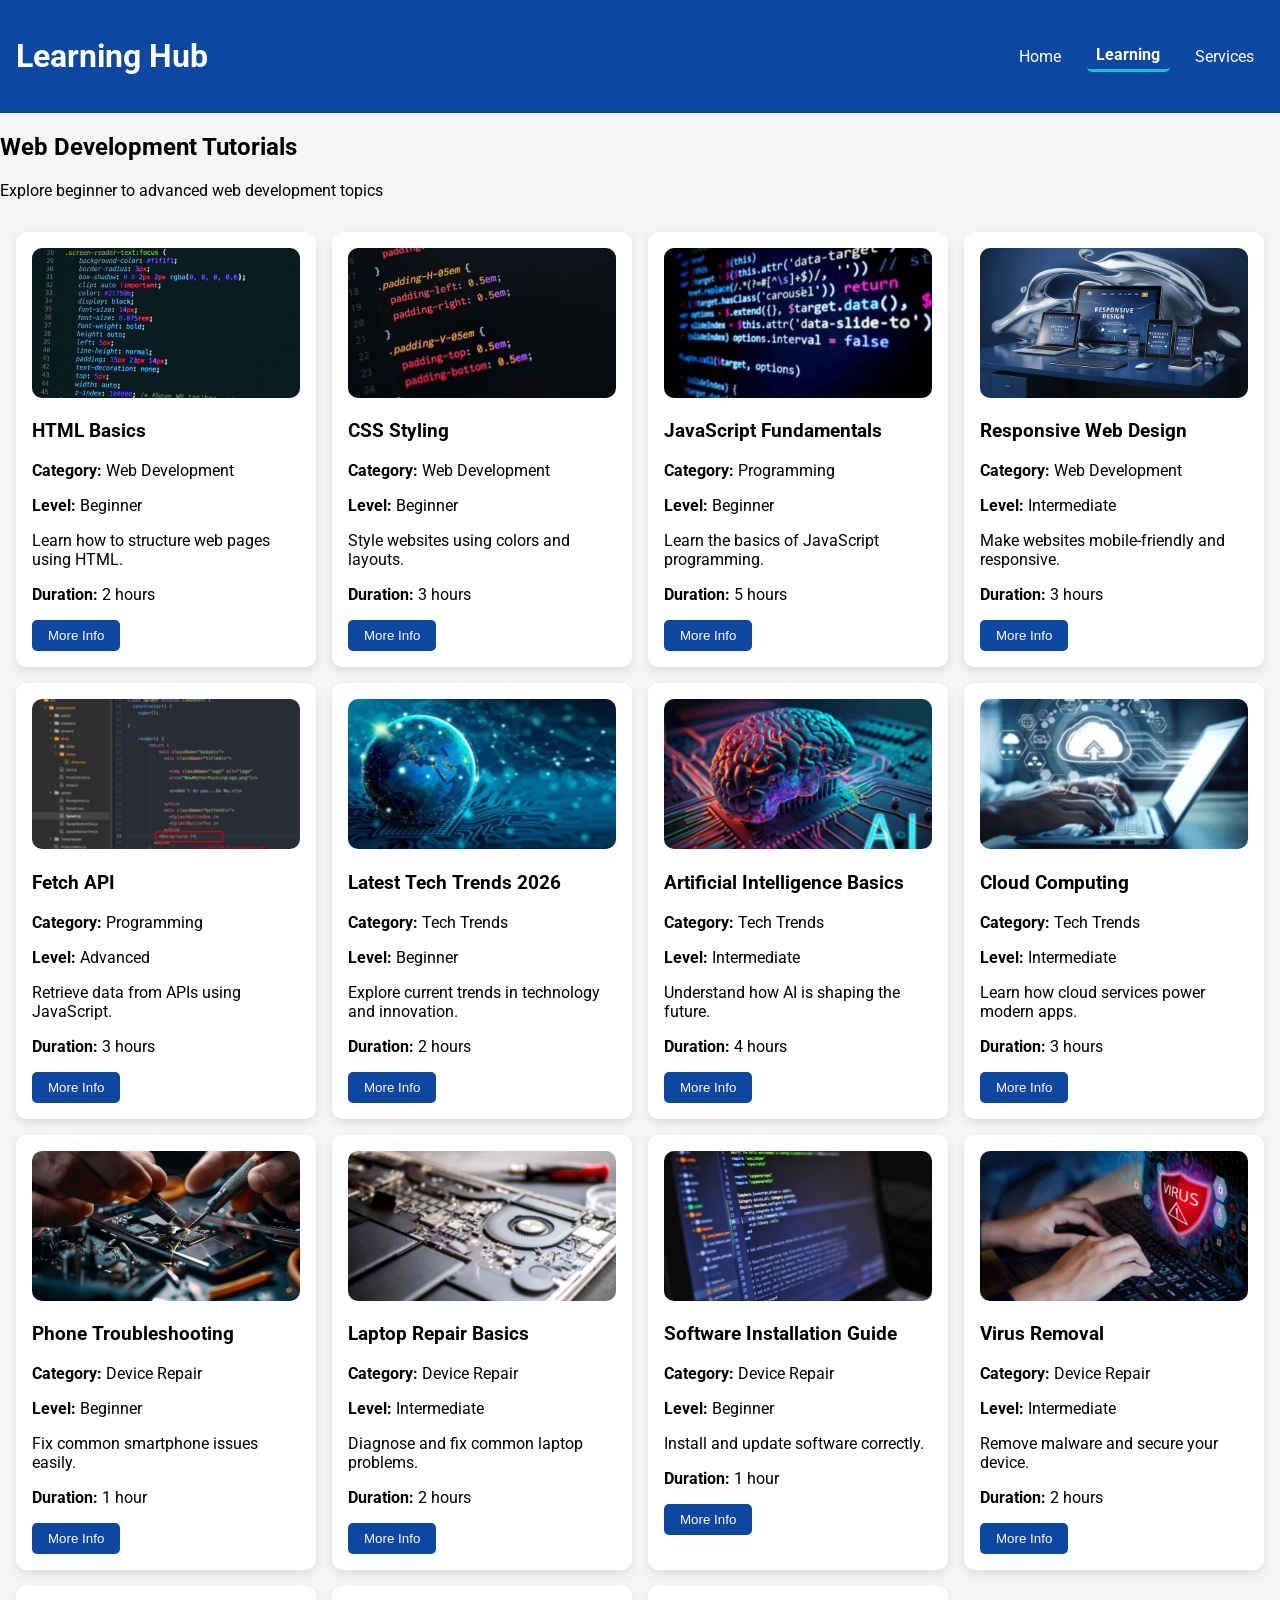
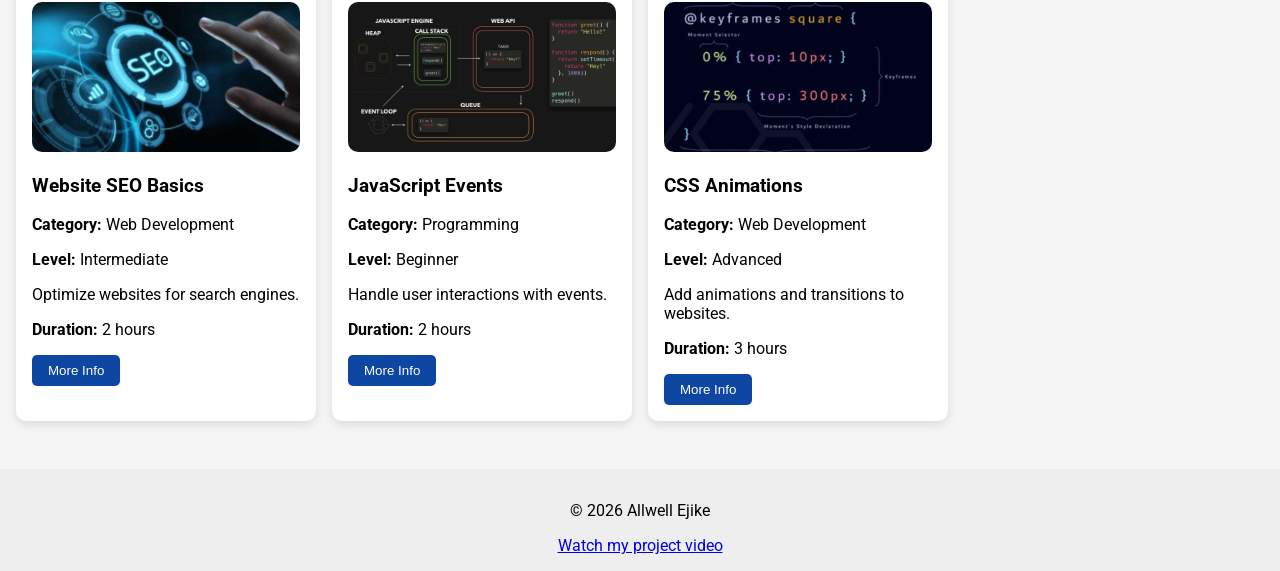
<file: finalproject/learning.html>
<!DOCTYPE html>
<html lang="en">

<head>
  <meta charset="UTF-8">

  <meta name="description" content="Explore web development tutorials, HTML, CSS, and JavaScript lessons designed to help you build real-world skills step by step.">
  <meta name="author" content="Allwell Ejike">
  <meta name="viewport" content="width=device-width, initial-scale=1.0">

  <!-- Open Graph for Learning -->
  <meta property="og:title" content="Tech Learning Hub - Learning">
  <meta property="og:description" content="Access learning resources, tutorials, and guides to improve your web development skills.">
  <meta property="og:type" content="website">
  <meta property="og:url" content="https://allwellejike.github.io/wdd231/finalproject/learning.html">
  <meta property="og:image" content="https://allwellejike.github.io/wdd231/finalproject/images/og-tech1.jpg">

  <link rel="preconnect" href="https://fonts.googleapis.com">
  <link rel="preconnect" href="https://fonts.gstatic.com" crossorigin>
  <link href="https://fonts.googleapis.com/css2?family=Roboto:wght@400;700&display=swap" rel="stylesheet">

  <title>Learning</title>

  <link rel="icon" href="images/favicon.ico">
  <link rel="stylesheet" href="styles/main.css">
  <link rel="stylesheet" href="styles/responsive.css">
</head>

<body>

<header>
  <h1>Learning Hub</h1>

  <button id="menu">☰</button>

  <nav id="nav">
    <a href="index.html">Home</a>
    <a href="learning.html">Learning</a>
    <a href="services.html">Services</a>
  </nav>
</header>

<main>

  <h2>Web Development Tutorials</h2>
 <p>Explore beginner to advanced web development topics</p>

 <div id="tech-container"></div>

</main>

  <script type="module" src="scripts/main.js"></script>

  <footer>
    <p>© 2026 Allwell Ejike</p>
    
      <a href="https://www.loom.com/share/6c0c37f2e41d43638f4e0b1a5f8bef81" target="_blank">
    Watch my project video

  </footer>

 <dialog id="modal">
   <p id="modal-text"></p>
   <button id="closeModal">Close</button>
  </dialog>
</body>
</html>
</file>
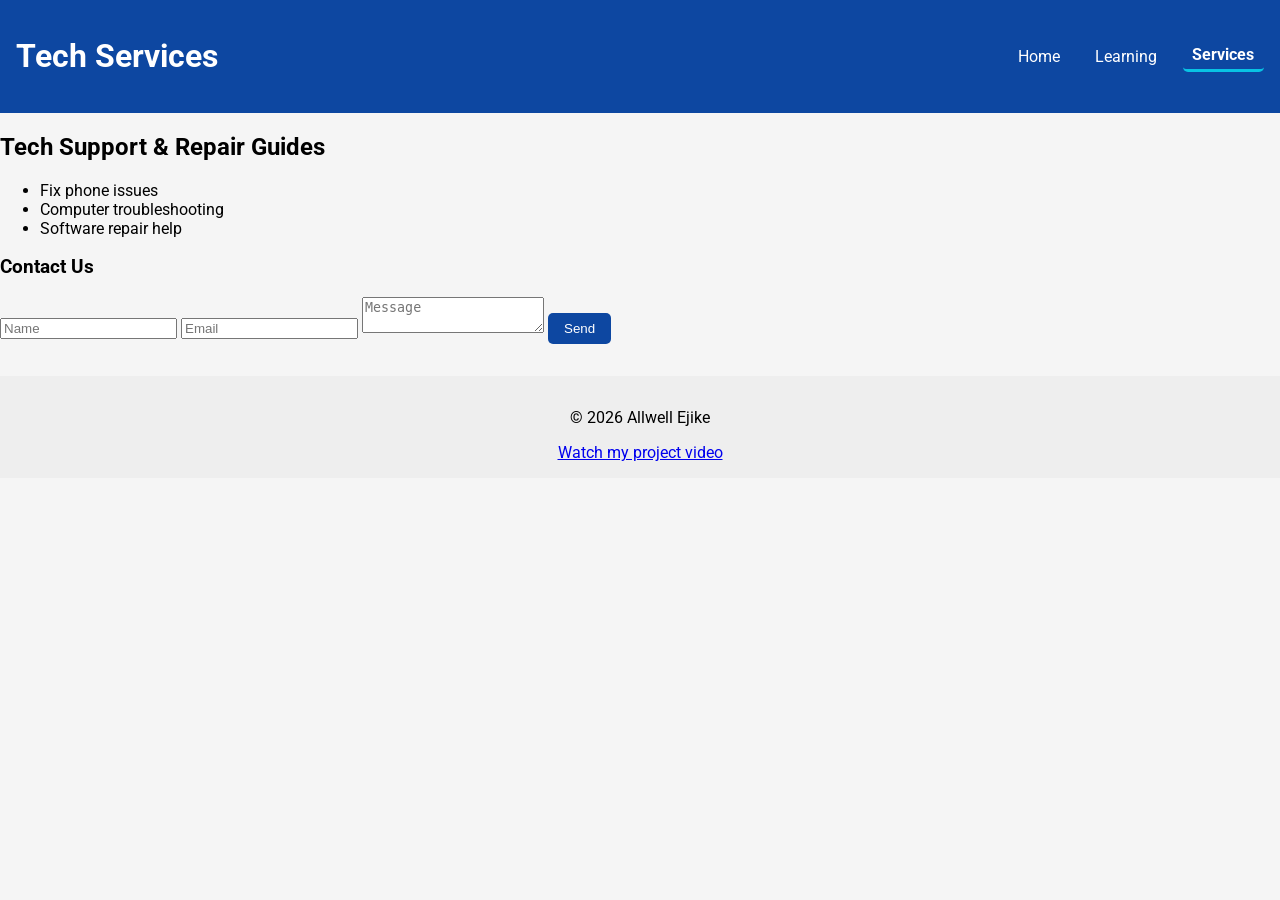
<file: finalproject/services.html>
<!DOCTYPE html>
<html lang="en">

<head>
  <meta charset="UTF-8">

  <meta name="description" content="We offer web design, development, and tech repair services to help individuals and businesses build, fix, and improve their digital presence.">
  <meta name="author" content="Allwell Ejike">
  <meta name="viewport" content="width=device-width, initial-scale=1.0">

  <!-- Open Graph for Services -->
  <meta property="og:title" content="Tech Learning Hub - Services">
  <meta property="og:description" content="Explore our web design, development, and tech support services for individuals and businesses.">
  <meta property="og:type" content="website">
  <meta property="og:url" content="https://allwellejike.github.io/wdd231/finalproject/services.html">
  <meta property="og:image" content="https://allwellejike.github.io/wdd231/finalproject/images/og-tech1.jpg">

  <link rel="preconnect" href="https://fonts.googleapis.com">
  <link rel="preconnect" href="https://fonts.gstatic.com" crossorigin>
  <link href="https://fonts.googleapis.com/css2?family=Roboto:wght@400;700&display=swap" rel="stylesheet">

  <title>Services</title>

  <link rel="icon" href="images/favicon.ico">
  <link rel="stylesheet" href="styles/main.css">
  <link rel="stylesheet" href="styles/responsive.css">

  <script type="module" src="scripts/main.js"></script>
</head>

<body>

<header>
  <h1>Tech Services</h1>

  <button id="menu">☰</button>

  <nav id="nav">
    <a href="index.html">Home</a>
    <a href="learning.html">Learning</a>
    <a href="services.html">Services</a>
  </nav>
</header>

<main>

<h2>Tech Support & Repair Guides</h2>

<ul>
  <li>Fix phone issues</li>
  <li>Computer troubleshooting</li>
  <li>Software repair help</li>
</ul>

<h3>Contact Us</h3>

<form action="form.html" method="get">
  <input name="name" placeholder="Name" required>
  <input name="email" type="email" placeholder="Email" required>
  <textarea name="message" placeholder="Message"></textarea>
  <button type="submit">Send</button>
</form>

</main>

<footer>
  <p>© 2026 Allwell Ejike</p>

    <a href="https://www.loom.com/share/6c0c37f2e41d43638f4e0b1a5f8bef81" target="_blank">
    Watch my project video
</footer>


</body>
</html>
</file>
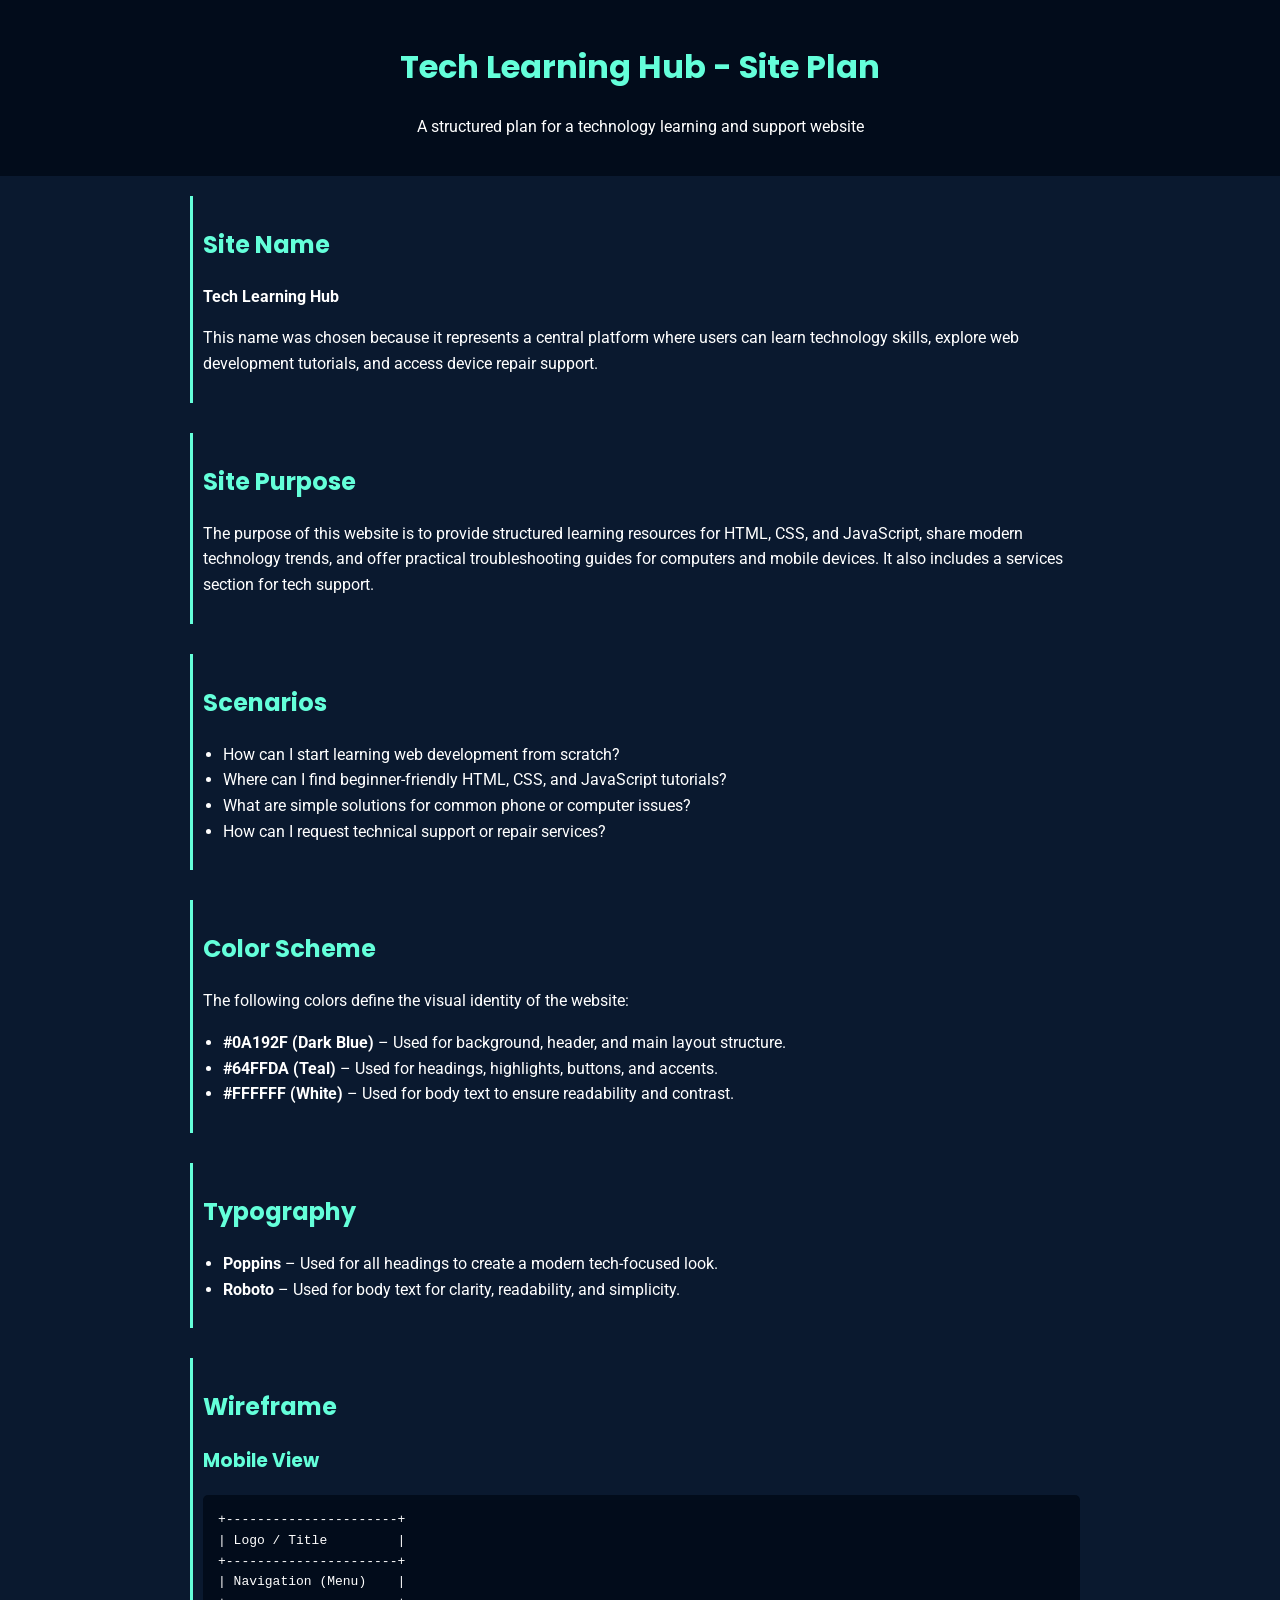
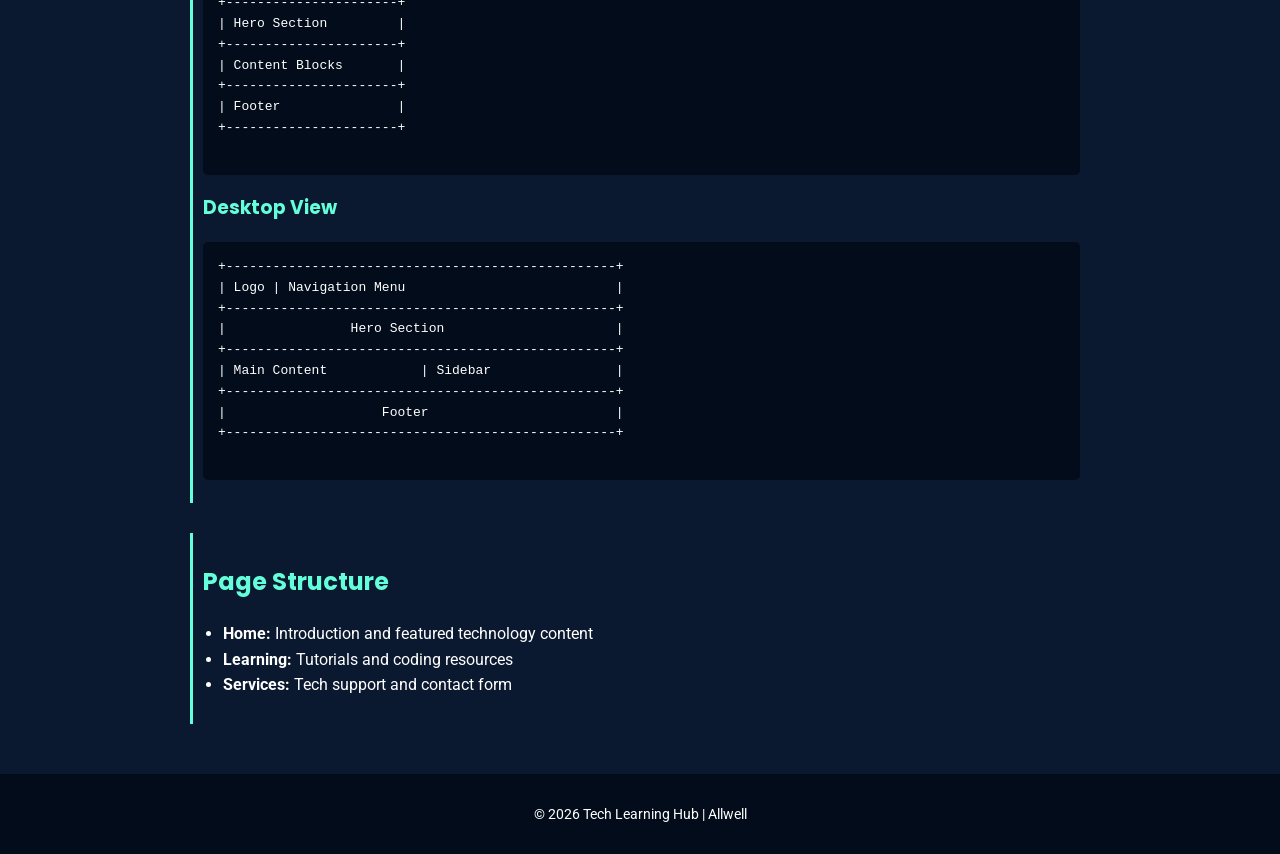
<file: finalproject/siteplan.html>
<!DOCTYPE html>
<html lang="en">
<head>
  <meta charset="UTF-8">
  <meta name="viewport" content="width=device-width, initial-scale=1.0">

  <meta name="description" content="Tech Learning Hub site plan for tutorials, tech trends, and device repair support.">
  <meta name="author" content="Allwell">

  <title>Tech Learning Hub - Site Plan</title>

  <!-- Google Fonts -->
  <link href="https://fonts.googleapis.com/css2?family=Poppins:wght@400;600&family=Roboto:wght@300;400;500&display=swap" rel="stylesheet">

  <link rel="stylesheet" href="styles.css">
</head>

<body>

<header>
  <h1>Tech Learning Hub - Site Plan</h1>
  <p>A structured plan for a technology learning and support website</p>
</header>

<main>

  <section>
    <h2>Site Name</h2>
    <p><strong>Tech Learning Hub</strong></p>
    <p>
      This name was chosen because it represents a central platform where users can learn
      technology skills, explore web development tutorials, and access device repair support.
    </p>
  </section>

  <section>
    <h2>Site Purpose</h2>
    <p>
      The purpose of this website is to provide structured learning resources for HTML, CSS,
      and JavaScript, share modern technology trends, and offer practical troubleshooting
      guides for computers and mobile devices. It also includes a services section for tech support.
    </p>
  </section>

  <section>
    <h2>Scenarios</h2>
    <ul>
      <li>How can I start learning web development from scratch?</li>
      <li>Where can I find beginner-friendly HTML, CSS, and JavaScript tutorials?</li>
      <li>What are simple solutions for common phone or computer issues?</li>
      <li>How can I request technical support or repair services?</li>
    </ul>
  </section>

  <section>
    <h2>Color Scheme</h2>
    <p>The following colors define the visual identity of the website:</p>
    <ul>
      <li><strong>#0A192F (Dark Blue)</strong> – Used for background, header, and main layout structure.</li>
      <li><strong>#64FFDA (Teal)</strong> – Used for headings, highlights, buttons, and accents.</li>
      <li><strong>#FFFFFF (White)</strong> – Used for body text to ensure readability and contrast.</li>
    </ul>
  </section>

  <section>
    <h2>Typography</h2>
    <ul>
      <li><strong>Poppins</strong> – Used for all headings to create a modern tech-focused look.</li>
      <li><strong>Roboto</strong> – Used for body text for clarity, readability, and simplicity.</li>
    </ul>
  </section>

  <section>
    <h2>Wireframe</h2>

    <h3>Mobile View</h3>
    <pre>
+----------------------+
| Logo / Title         |
+----------------------+
| Navigation (Menu)    |
+----------------------+
| Hero Section         |
+----------------------+
| Content Blocks       |
+----------------------+
| Footer               |
+----------------------+
    </pre>

    <h3>Desktop View</h3>
    <pre>
+--------------------------------------------------+
| Logo | Navigation Menu                           |
+--------------------------------------------------+
|                Hero Section                      |
+--------------------------------------------------+
| Main Content            | Sidebar                |
+--------------------------------------------------+
|                    Footer                        |
+--------------------------------------------------+
    </pre>

  </section>

  <section>
    <h2>Page Structure</h2>
    <ul>
      <li><strong>Home:</strong> Introduction and featured technology content</li>
      <li><strong>Learning:</strong> Tutorials and coding resources</li>
      <li><strong>Services:</strong> Tech support and contact form</li>
    </ul>
  </section>

</main>

<footer>
  <p>&copy; 2026 Tech Learning Hub | Allwell</p>
</footer>

</body>
</html>
</file>
<file: styles/small.css>
/* Base Styles */
body {
    font-family: Poppins, sans-serif;
    margin: 0;
    padding: 0;
    background: #f9f9f9;
}

/* Header */
header {
    display: flex;
    justify-content: space-between;
    align-items: center;
    padding: 1rem;
    background: #111; /* darker for better contrast */
    color: #ffffff;
}

.logo {
    display: flex;
    align-items: center;
    gap: 10px;
}

.logo img {
    width: 40px;
}

/* Navigation */
nav ul {
    list-style: none;
    padding: 0;
    display: none;
    flex-direction: column;
    gap: 0.5rem;
}

nav ul.open {
    display: flex;
}

nav a {
    color: #ffffff; /* keeps high contrast */
    text-decoration: none;
    padding: 0.5rem 1rem;
    display: block;
    border-radius: 5px;
}

nav a.active {
    background-color: #0052cc; /* brighter blue for active page */
    font-weight: 600;
}

/* Hamburger Menu */
#menu {
    font-size: 2rem;
    background: none;
    border: none;
    color: #ffffff;
    cursor: pointer;
}

/* Main Content */
main {
    max-width: 1100px;
    margin: auto;
    padding: 1rem;
}

section {
    margin-bottom: 2rem;
    padding: 1rem;
    background: #ffffff;
    border-radius: 8px;
    box-shadow: 0 2px 5px rgba(0,0,0,0.05);
}

/* Courses Grid */
#courses {
    display: grid;
    gap: 1rem;
}

.course {
    padding: 1rem;
    border: 1px solid #ccc;
    border-radius: 8px;
    transition: transform 0.2s;
    background: #f8f8f8;
    color: #111; /* text contrast against light background */
}

.course.completed {
    background: #d4edda;
}

.course:hover {
    transform: scale(1.02);
}

/* Buttons */
.buttons {
    margin-bottom: 1rem;
}

.buttons button {
    margin: 0.3rem;
    padding: 0.5rem 1rem;
    border: none;
    border-radius: 5px;
    background: #0052cc; /* brighter blue for better contrast */
    color: #ffffff;
    cursor: pointer;
    transition: background 0.2s;
}

.buttons button:hover {
    background: #003d99;
}

/* Footer */
footer {
    text-align: center;
    padding: 1rem;
    background: #111; /* darker for better contrast */
    color: #ffffff;
}

footer .social a {
    margin: 0 0.5rem;
    color: #ffffff; /* high contrast */
    text-decoration: none;
}
</file>
<file: styles/larger.css>
@media (min-width: 768px) {
    #menu {
        display: none;
    }

    nav ul {
        display: flex;
        flex-direction: row;
        gap: 20px;
    }

    main {
        max-width: 1100px;
        margin: auto;
    }

    #courses {
        grid-template-columns: repeat(3, 1fr);
    }
}
</file>
<file: chamber/styles/small.css>
body {
  font-family: Arial, sans-serif;
  margin: 0;
  background: #f9f9f9;
}

header, footer {
  background-color: #003366; /* darker for contrast fix */
  color: white;
  text-align: center;
  padding: 1rem;
}

/* NAV */
#navMenu {
  display: none;
}

#navMenu.open {
  display: block;
}

nav ul {
  list-style: none;
  padding: 0;
  margin: 0;
}

nav li {
  margin: 0.5rem 0;
}

nav a {
  color: white;
  text-decoration: none;
  font-weight: 600;
  padding: 0.5rem 1rem;
  display: inline-block;
  border-radius: 5px;
}

/* FIXED CONTRAST + WAYFINDING */
nav a.active {
  background: #08c8d6;
  color: #000;
  font-weight: bold;
}

#menuBtn {
  font-size: 2rem;
  background: none;
  border: none;
  color: white;
  cursor: pointer;
}

/* MAIN */
main {
  max-width: 1100px;
  margin: auto;
  padding: 1rem;
}

/* CARDS */
.card, .membership-card {
  background: white;
  padding: 1rem;
  margin: 1rem 0;
  border-radius: 10px;
}

/* BUTTONS */
button {
  background: #003366;
  color: white;
  border: none;
  padding: 0.6rem 1rem;
  border-radius: 5px;
  cursor: pointer;
}

/* HERO */
.hero img {
  width: 100%;
  height: auto;
}

/* MEMBERSHIP CARD ANIMATION */
.membership-card {
  opacity: 0;
  transform: translateY(20px);
  animation: fadeUp 0.8s ease forwards;
  will-change: transform, opacity;
}

/* stagger animation correctly */
.membership-card:nth-of-type(1) { animation-delay: 0.1s; }
.membership-card:nth-of-type(2) { animation-delay: 0.2s; }
.membership-card:nth-of-type(3) { animation-delay: 0.3s; }
.membership-card:nth-of-type(4) { animation-delay: 0.4s; }

@keyframes fadeUp {
  to {
    opacity: 1;
    transform: translateY(0);
  }
}
</file>
<file: chamber/styles/larger.css>
@media (min-width: 768px) {

  #menuBtn {
    display: none;
  }

  #navMenu {
    display: block !important;
  }

  #navMenu ul {
    display: flex;
    justify-content: center;
    gap: 1rem;
  }

  nav li {
    margin: 0;
  }
}
</file>
<file: finalproject/styles/main.css>
body {
  margin: 0;
  font-family: 'Roboto', sans-serif;
  background: #f5f5f5;

  /* FIX: prevents tiny horizontal scroll on mobile */
  overflow-x: hidden;
}

/* ================= HEADER ================= */
header {
  display: flex;
  justify-content: space-between;
  align-items: center;
  background: #0d47a1;
  color: white;
  padding: 1rem;
  flex-wrap: wrap; /* FIX: prevents header overflow on small screens */
}

/* ================= NAV (DESKTOP) ================= */
nav {
  display: flex;
  gap: 1rem;
  align-items: center;
}

nav a {
  color: white;
  text-decoration: none;
  padding: 0.3rem 0.6rem;
  border-radius: 5px;
  transition: 0.3s;
}

nav a:hover {
  background: rgba(255, 255, 255, 0.2);
}

/* ACTIVE LINK */
nav a.active {
  border-bottom: 3px solid rgb(8, 195, 228);
  font-weight: bold;
}

/* ================= HAMBURGER ================= */
#menu {
  display: none;
  font-size: 1.8rem;
  background: none;
  border: none;
  color: white;
  cursor: pointer;
}

/* ================= HERO ================= */
.hero {
  text-align: center;
  padding: 2rem;
}

/* FIX: better mobile scaling */
.hero img {
  width: 100%;
  max-height: 400px;
  object-fit: cover;
  image-rendering: auto;
}

/* ================= GRID ================= */
#tech-container {
  display: grid;
  grid-template-columns: repeat(auto-fit, minmax(250px, 1fr));
  gap: 1rem;
  padding: 1rem;
}

#tech-container div {
  background: white;
  padding: 1rem;
  border-radius: 10px;
  box-shadow: 0 4px 10px rgba(0,0,0,0.1);
  transition: transform 0.3s;
}

#tech-container div:hover {
  transform: translateY(-5px);
}

#tech-container img {
  width: 100%;
  height: 150px;
  object-fit: cover;
  border-radius: 10px;
}

/* BUTTONS */
button {
  background: #0d47a1;
  color: white;
  border: none;
  padding: 0.5rem 1rem;
  cursor: pointer;
  border-radius: 5px;
}

/* MODAL */
dialog {
  border: none;
  border-radius: 10px;
  padding: 1rem;
  max-width: 90%; /* FIX: prevents modal overflow on mobile */
}

dialog::backdrop {
  background: rgba(0,0,0,0.5);
}

/* FOOTER */
footer {
  text-align: center;
  padding: 1rem;
  background: #eee;
  margin-top: 2rem;
}

/* ================= MOBILE FIXES ================= */
@media (max-width: 768px) {

  /* SHOW HAMBURGER */
  #menu {
    display: block;
  }

  /* MOBILE NAV */
  nav {
    display: none;
    flex-direction: column;
    position: absolute;
    top: 70px;
    right: 1rem;
    background: #0d47a1;
    padding: 1rem;
    border-radius: 10px;
    width: 200px;
    z-index: 1000;
    transition: all 0.3s ease;
  }

  /* WHEN OPEN */
  nav.open {
    display: flex;
    box-shadow: 0 5px 15px rgba(0,0,0,0.2);
  }

  nav a {
    padding: 0.5rem 0;
  }

  /* FIX: grid becomes cleaner on mobile */
  #tech-container {
    grid-template-columns: 1fr;
  }

  /* FIX: reduce big spacing issues */
  .hero {
    padding: 1rem;
  }
}

/* EXTRA SMALL SCREENS */
@media (max-width: 480px) {
  header {
    padding: 0.8rem;
  }

  nav {
    width: 180px;
  }

  button {
    width: 100%;
  }
}
</file>
<file: finalproject/styles/responsive.css>
@media (max-width: 768px) {

  /* SHOW HAMBURGER */
  #menu {
    display: block;
  }

  /* MOBILE NAV */
  nav {
    display: none;
    flex-direction: column;
    position: absolute;
    top: 70px;
    right: 1rem;
    background: #0d47a1;
    padding: 1rem;
    border-radius: 10px;
    width: 200px;
    z-index: 1000;
    transition: all 0.3s ease;
  }

  /* WHEN OPEN */
  nav.open {
    display: flex;
    box-shadow: 0 5px 15px rgba(0,0,0,0.2);
  }

  nav a {
    padding: 0.5rem 0;
  }
}
</file>
<file: chamber/styles/base.css>
/* RESET */
html, body {
  margin: 0;
  padding: 0;
  overflow-x: hidden;
}

* {
  box-sizing: border-box;
}

/* TYPOGRAPHY */
body {
  font-family: "Roboto", sans-serif;
}

h1, h2, h3 {
  font-family: "Poppins", sans-serif;
}

/* HEADER + FOOTER */
header, footer {
  text-align: center;
  padding: 1rem;
  background-color: #004080;
  color: white;
}

/* NAV (MOBILE FIRST) */
nav {
  display: none;
  flex-direction: column;
  gap: 1rem;
  background: #003366;
  padding: 1rem;
}

nav.open {
  display: flex;
}

nav a {
  color: white;
  text-decoration: none;
}

nav a.active {
  color: #66a3ff;
  border-bottom: 2px solid white;
  font-weight: bold;
}

/* HAMBURGER */
#hamburger {
  display: block;
}

/* VISITOR MESSAGE */
#visit-message {
  min-height: 40px;
  display: flex;
  align-items: center;
  justify-content: center;
}

/* VISUALLY HIDDEN (ACCESSIBILITY) */
.visually-hidden {
  position: absolute;
  width: 1px;
  height: 1px;
  padding: 0;
  margin: -1px;
  overflow: hidden;
  clip: rect(0, 0, 0, 0);
  white-space: nowrap;
  border: 0;
}

/* CARD BASE */
.card {
  background: white;
  border: 1px solid #ccc;
  border-left: 4px solid #004080;
  display: flex;
  flex-direction: column;
}

/* RESPONSIVE IMAGE (FIXES OVERFLOW) */
.card img {
  width: 100%;
  height: 200px;
  object-fit: cover;
  display: block;
}

/* GRID BASE (MOBILE 320–640) */
.grid-container {
  display: grid;
  gap: 1rem;
  width: 100%;
  max-width: 1100px;
  margin: 0 auto;
  padding: 1rem;

  grid-template-areas:
    "card1"
    "card2"
    "card3"
    "card4"
    "card5"
    "card6"
    "card7"
    "card8";
}

/* GRID AREA MAPPING (ONLY ONCE = FIXES ERROR) */
.card:nth-child(1) { grid-area: card1; }
.card:nth-child(2) { grid-area: card2; }
.card:nth-child(3) { grid-area: card3; }
.card:nth-child(4) { grid-area: card4; }
.card:nth-child(5) { grid-area: card5; }
.card:nth-child(6) { grid-area: card6; }
.card:nth-child(7) { grid-area: card7; }
.card:nth-child(8) { grid-area: card8; }
</file>
<file: chamber/styles/medium.css>
/* TABLET: 641–1024 */
@media (min-width: 641px) {
  .grid-container {
    grid-template-areas:
      "card1 card1"
      "card2 card3"
      "card4 card5"
      "card6 card7"
      "card8 card8";
  }
}

/* DESKTOP: 1025+ */
@media (min-width: 1025px) {
  .grid-container {
    grid-template-areas:
      "card1 card1 card2"
      "card3 card4 card4"
      "card5 card6 card7"
      "card8 card8 card8";
  }

  /* HOVER ONLY ON LARGE SCREENS */
  .card img {
    transition: 0.3s ease;
  }

  .card img:hover {
    filter: brightness(70%);
    transform: scale(1.05);
  }

  nav {
    display: flex !important;
    flex-direction: row;
    justify-content: center;
  }

  #hamburger {
    display: none;
  }
}
</file>
<file: finalproject/styles.css>
body {
  margin: 0;
  font-family: "Roboto", sans-serif;
  background-color: #0A192F;
  color: #FFFFFF;
  line-height: 1.6;
}

header {
  background-color: #020C1B;
  text-align: center;
  padding: 20px;
}

h1, h2, h3 {
  font-family: "Poppins", sans-serif;
  color: #64FFDA;
}

main {
  max-width: 900px;
  margin: auto;
  padding: 20px;
}

section {
  margin-bottom: 30px;
  padding: 10px;
  border-left: 3px solid #64FFDA;
}

ul {
  padding-left: 20px;
}

pre {
  background-color: #020C1B;
  padding: 15px;
  border-radius: 5px;
  overflow-x: auto;
}

footer {
  text-align: center;
  padding: 15px;
  background-color: #020C1B;
  font-size: 14px;
}
</file>
